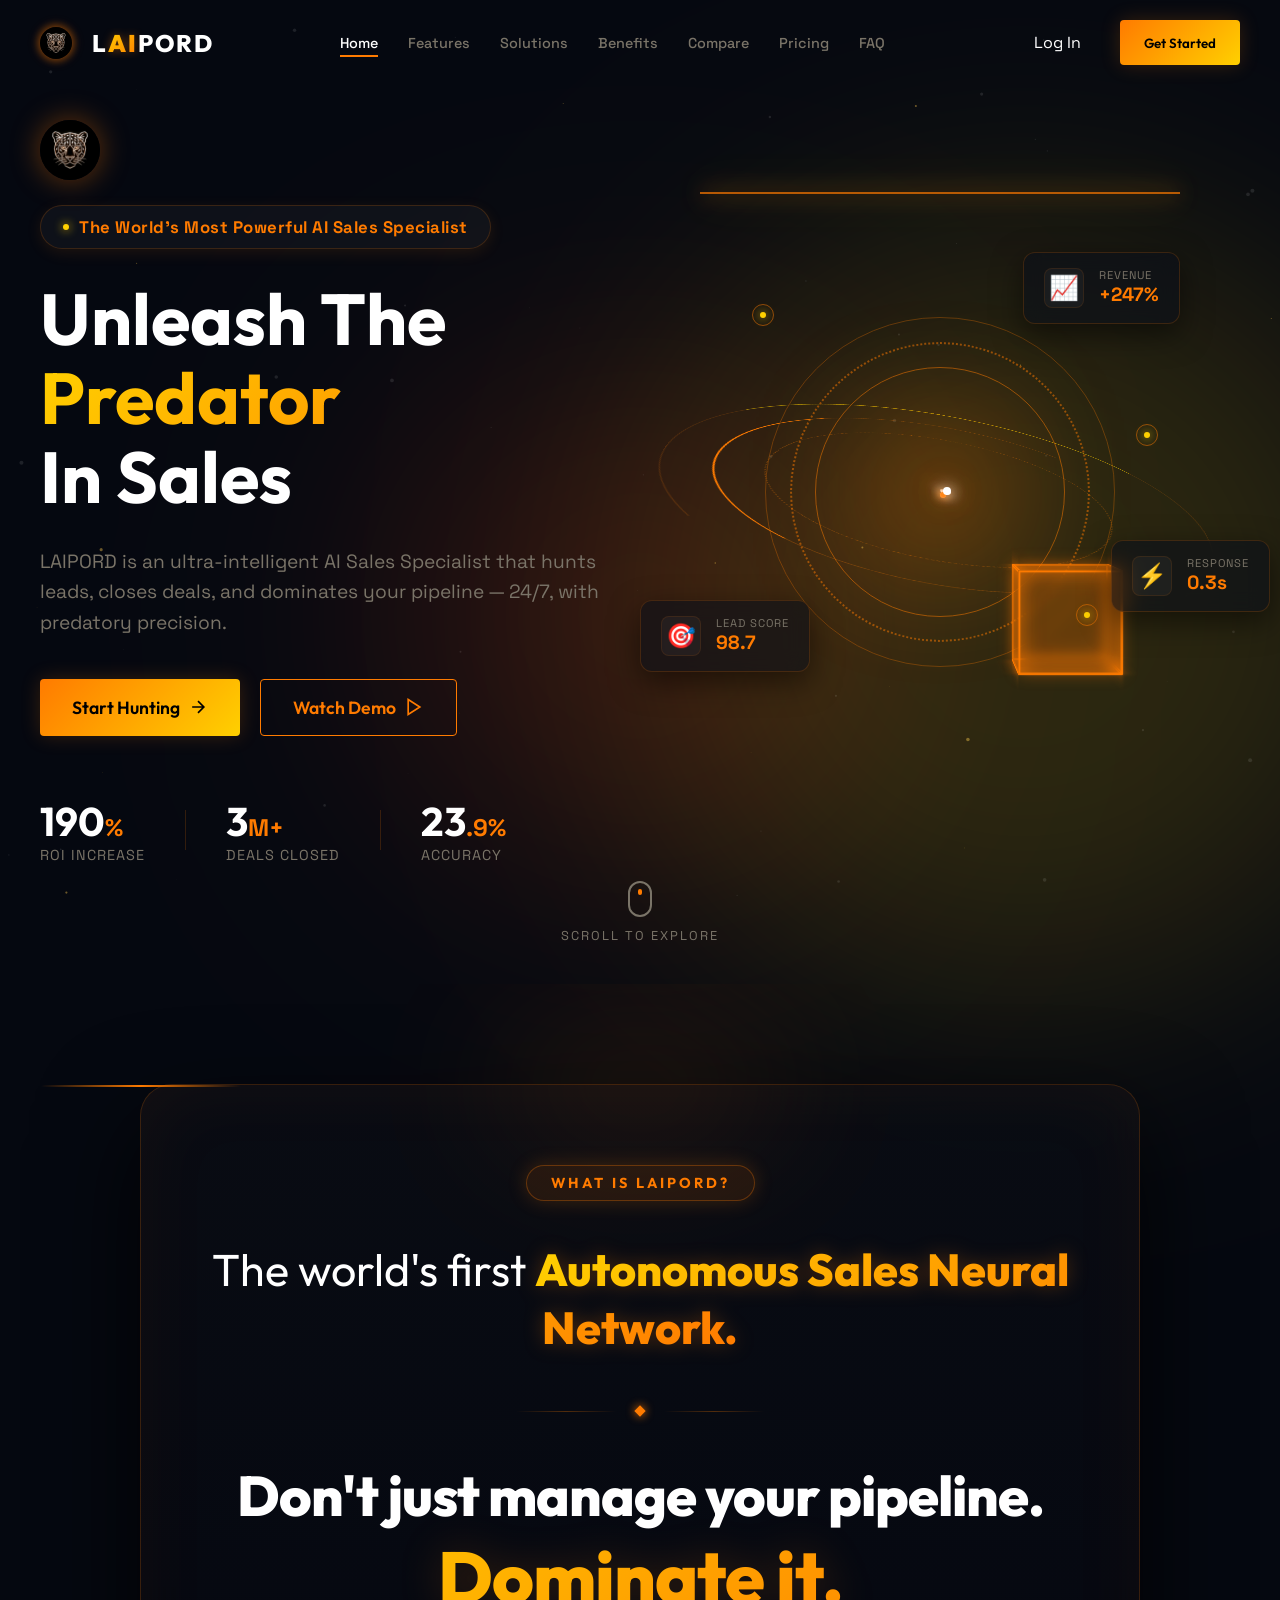
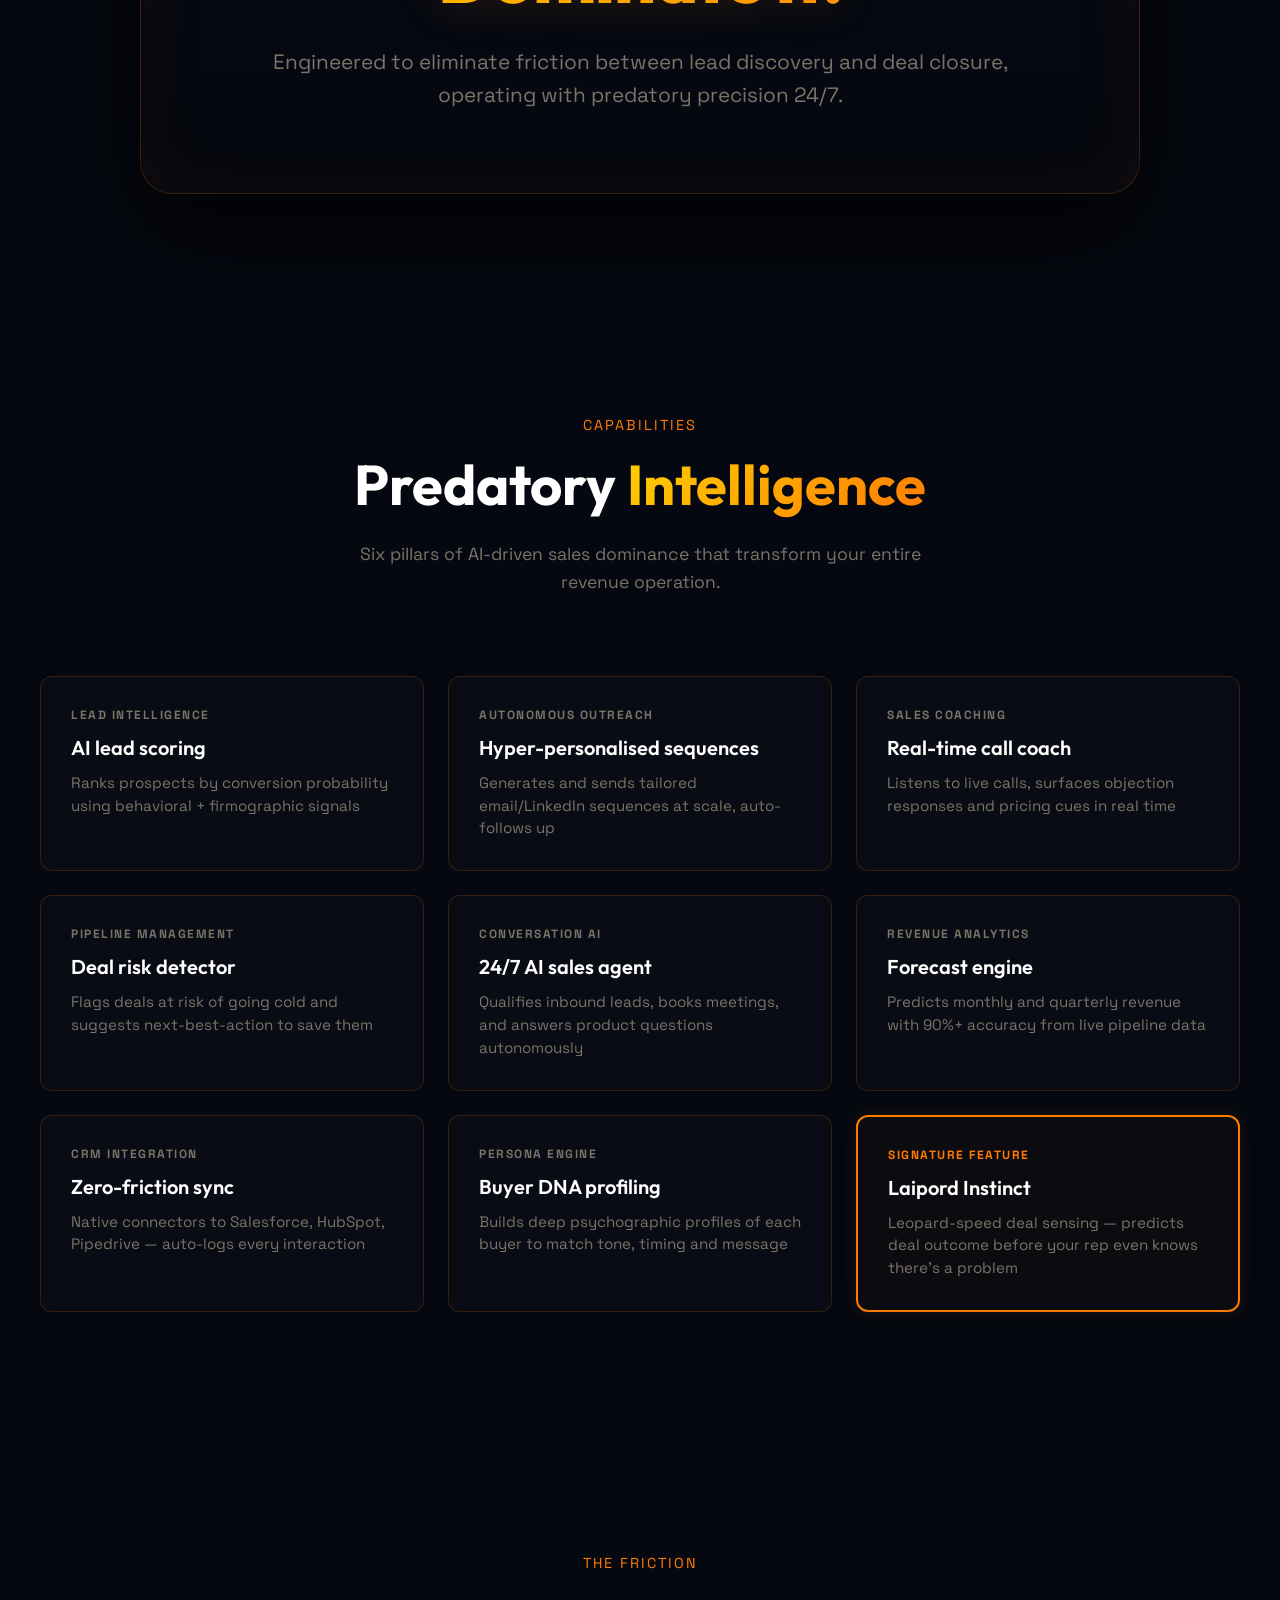
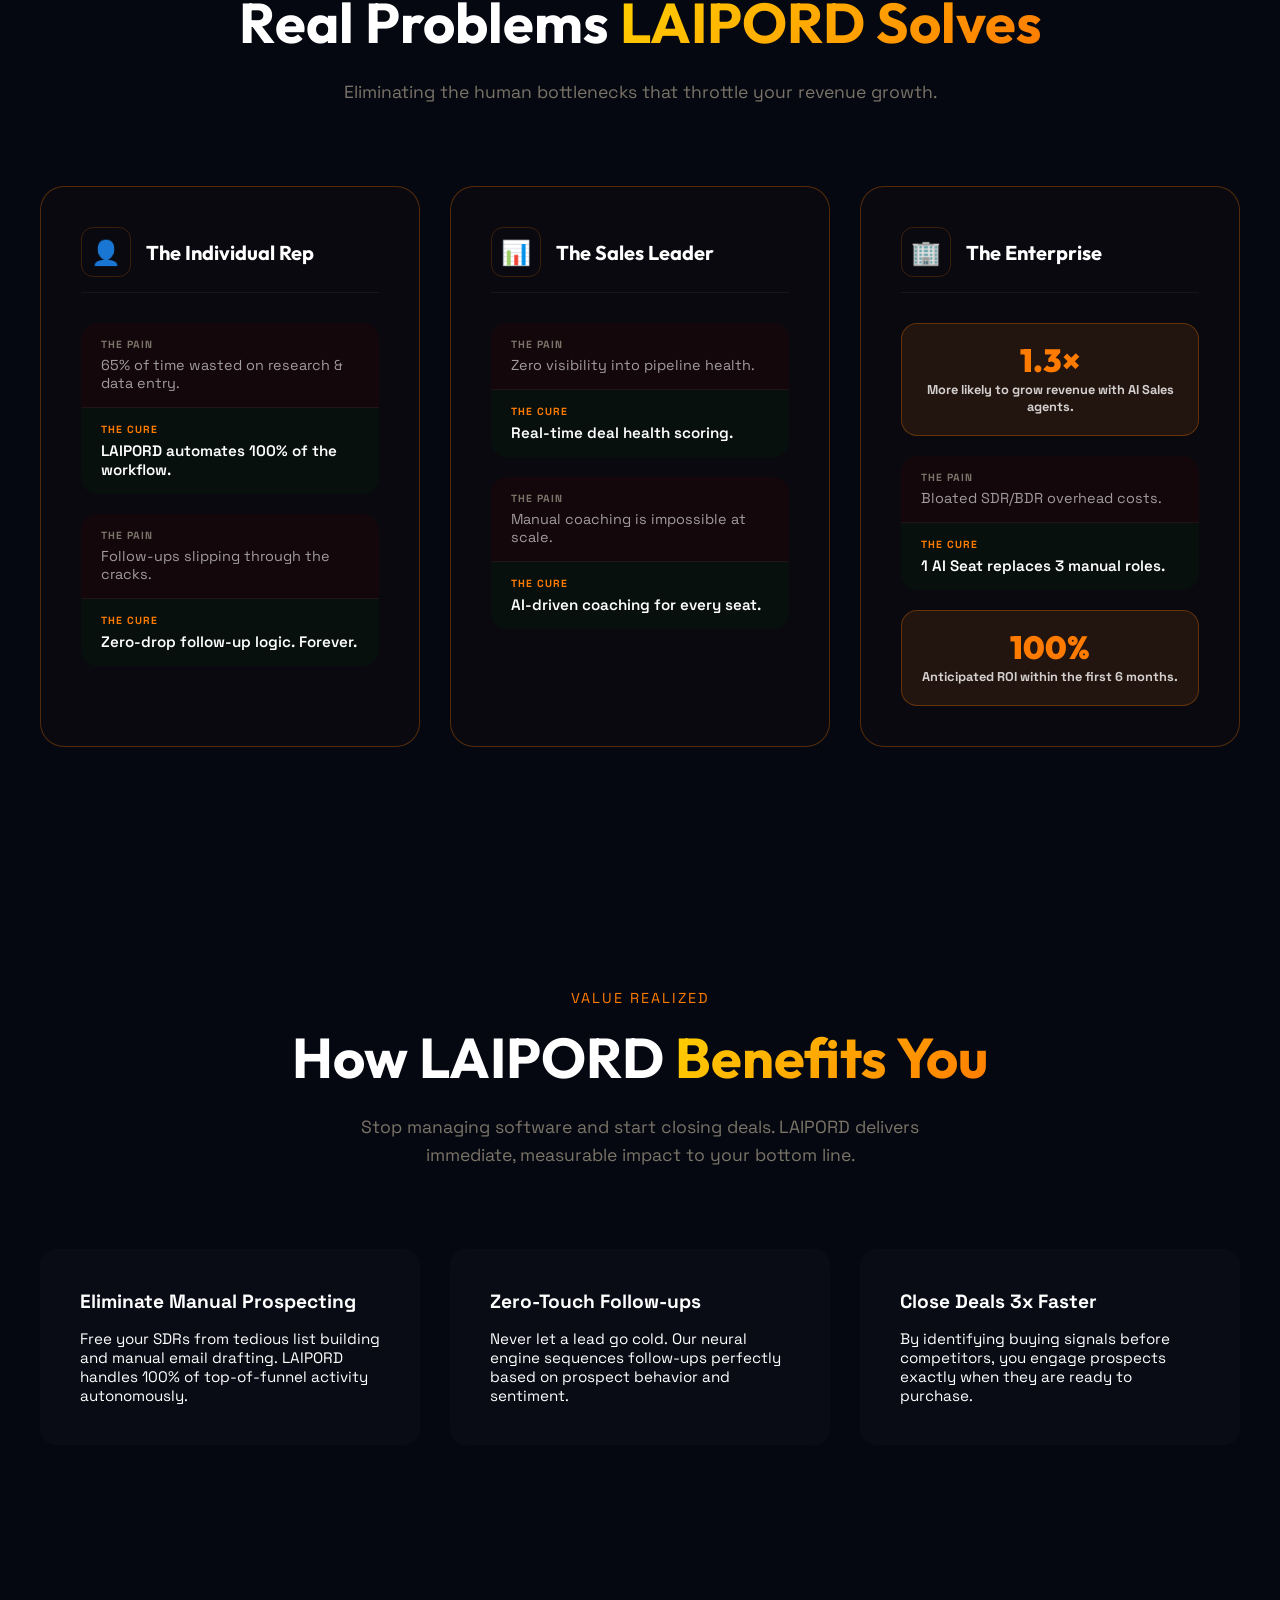
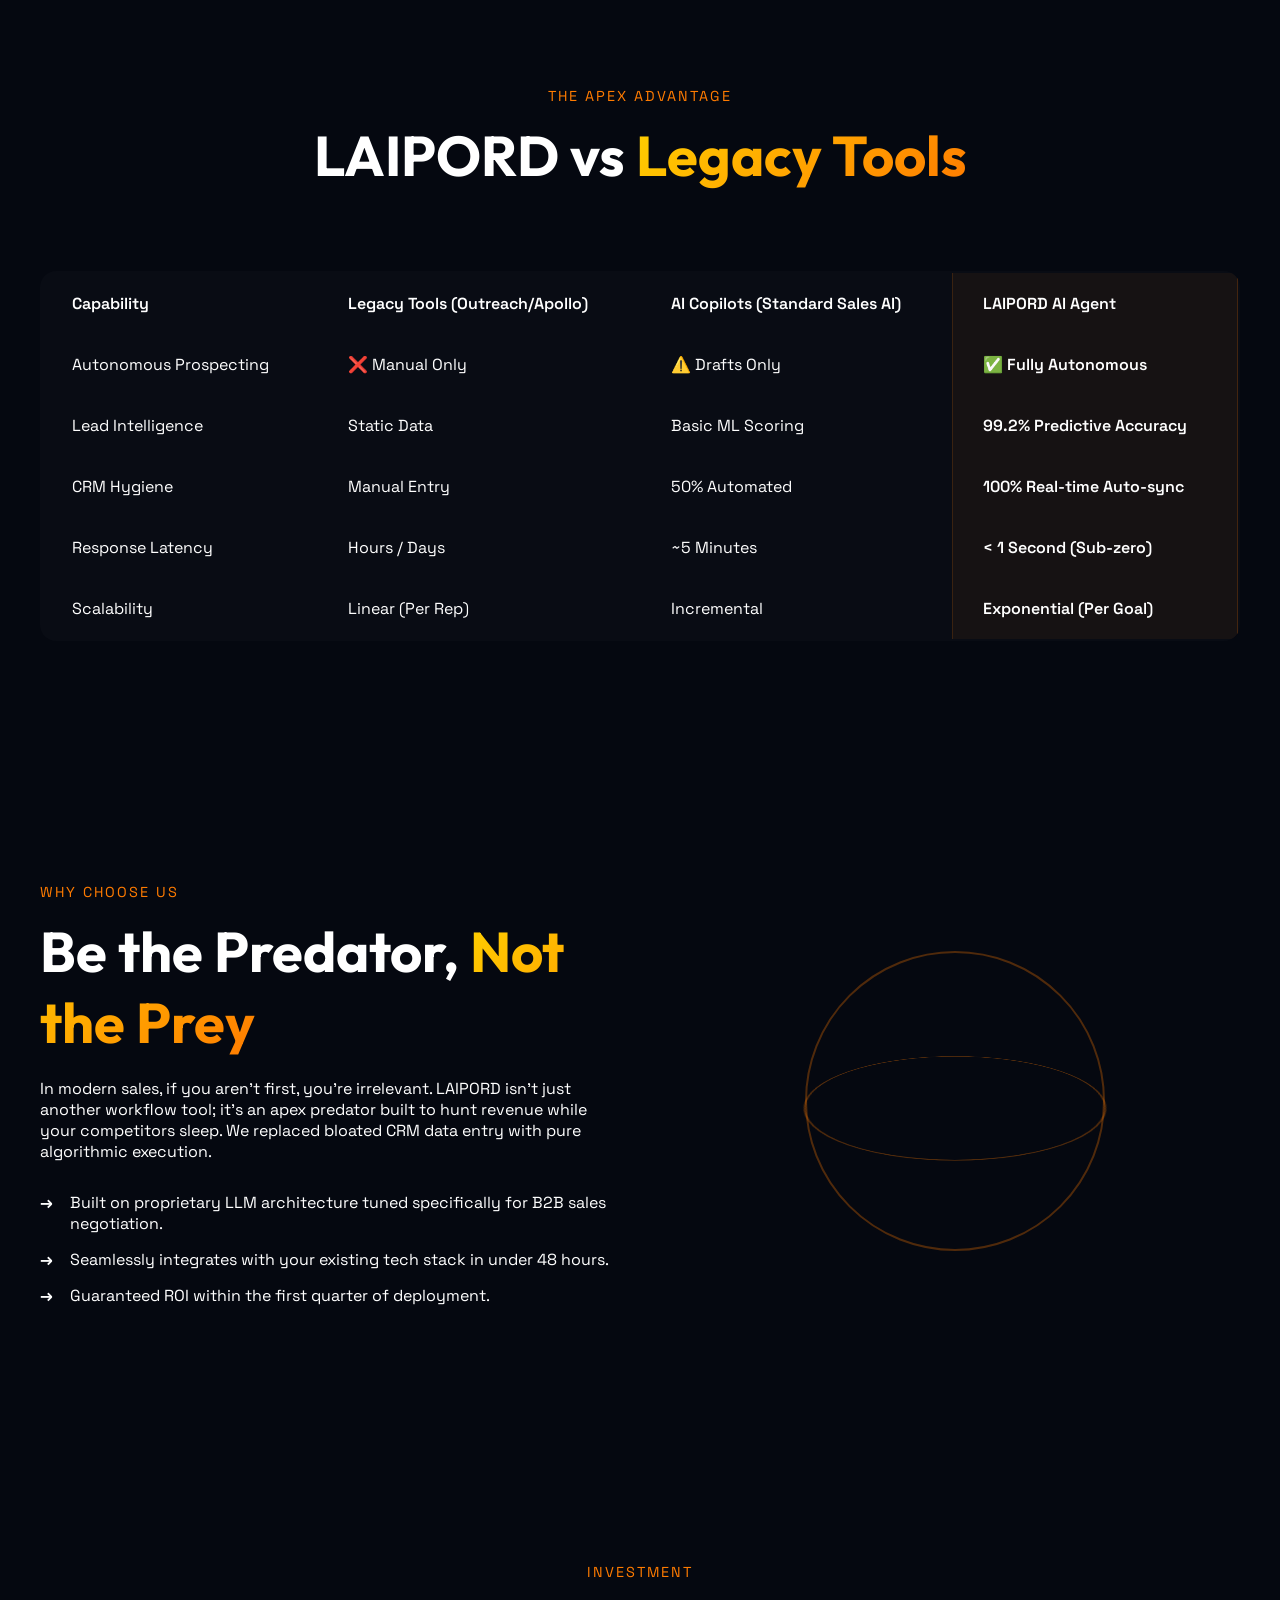
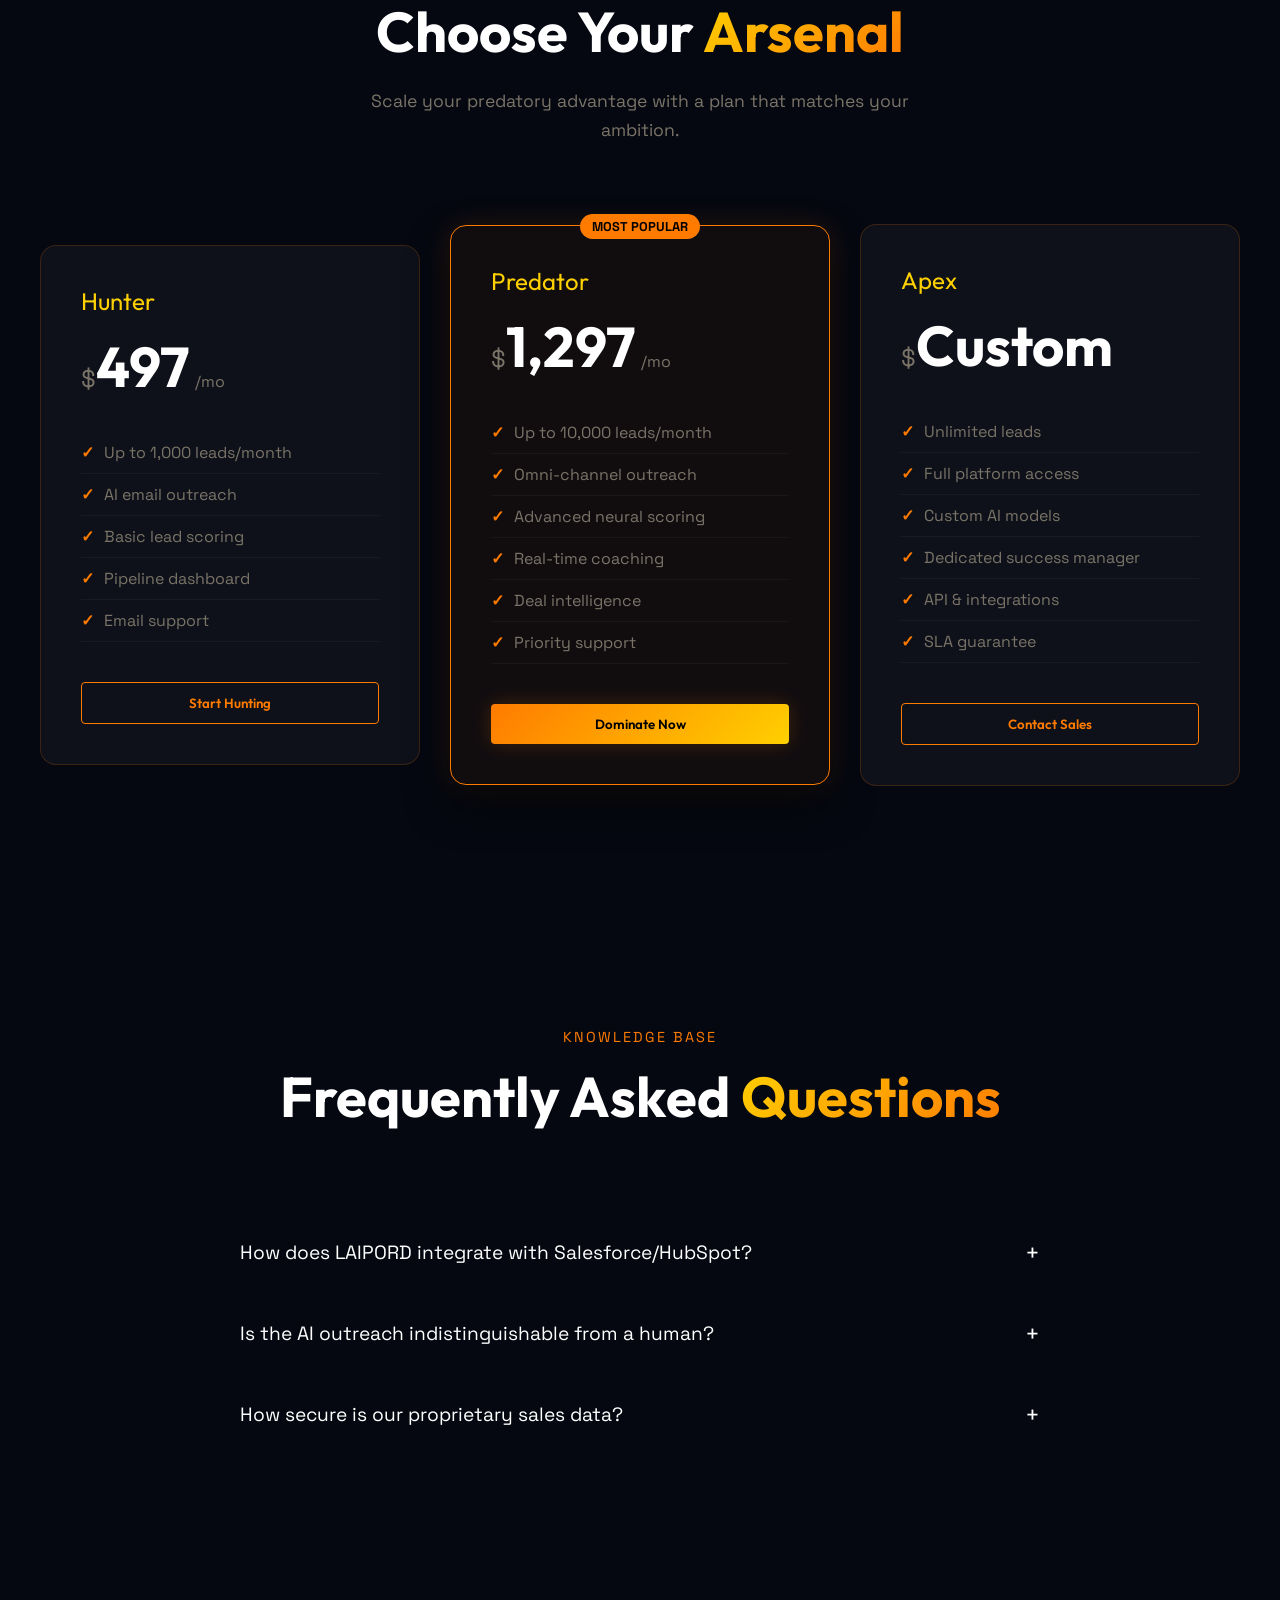
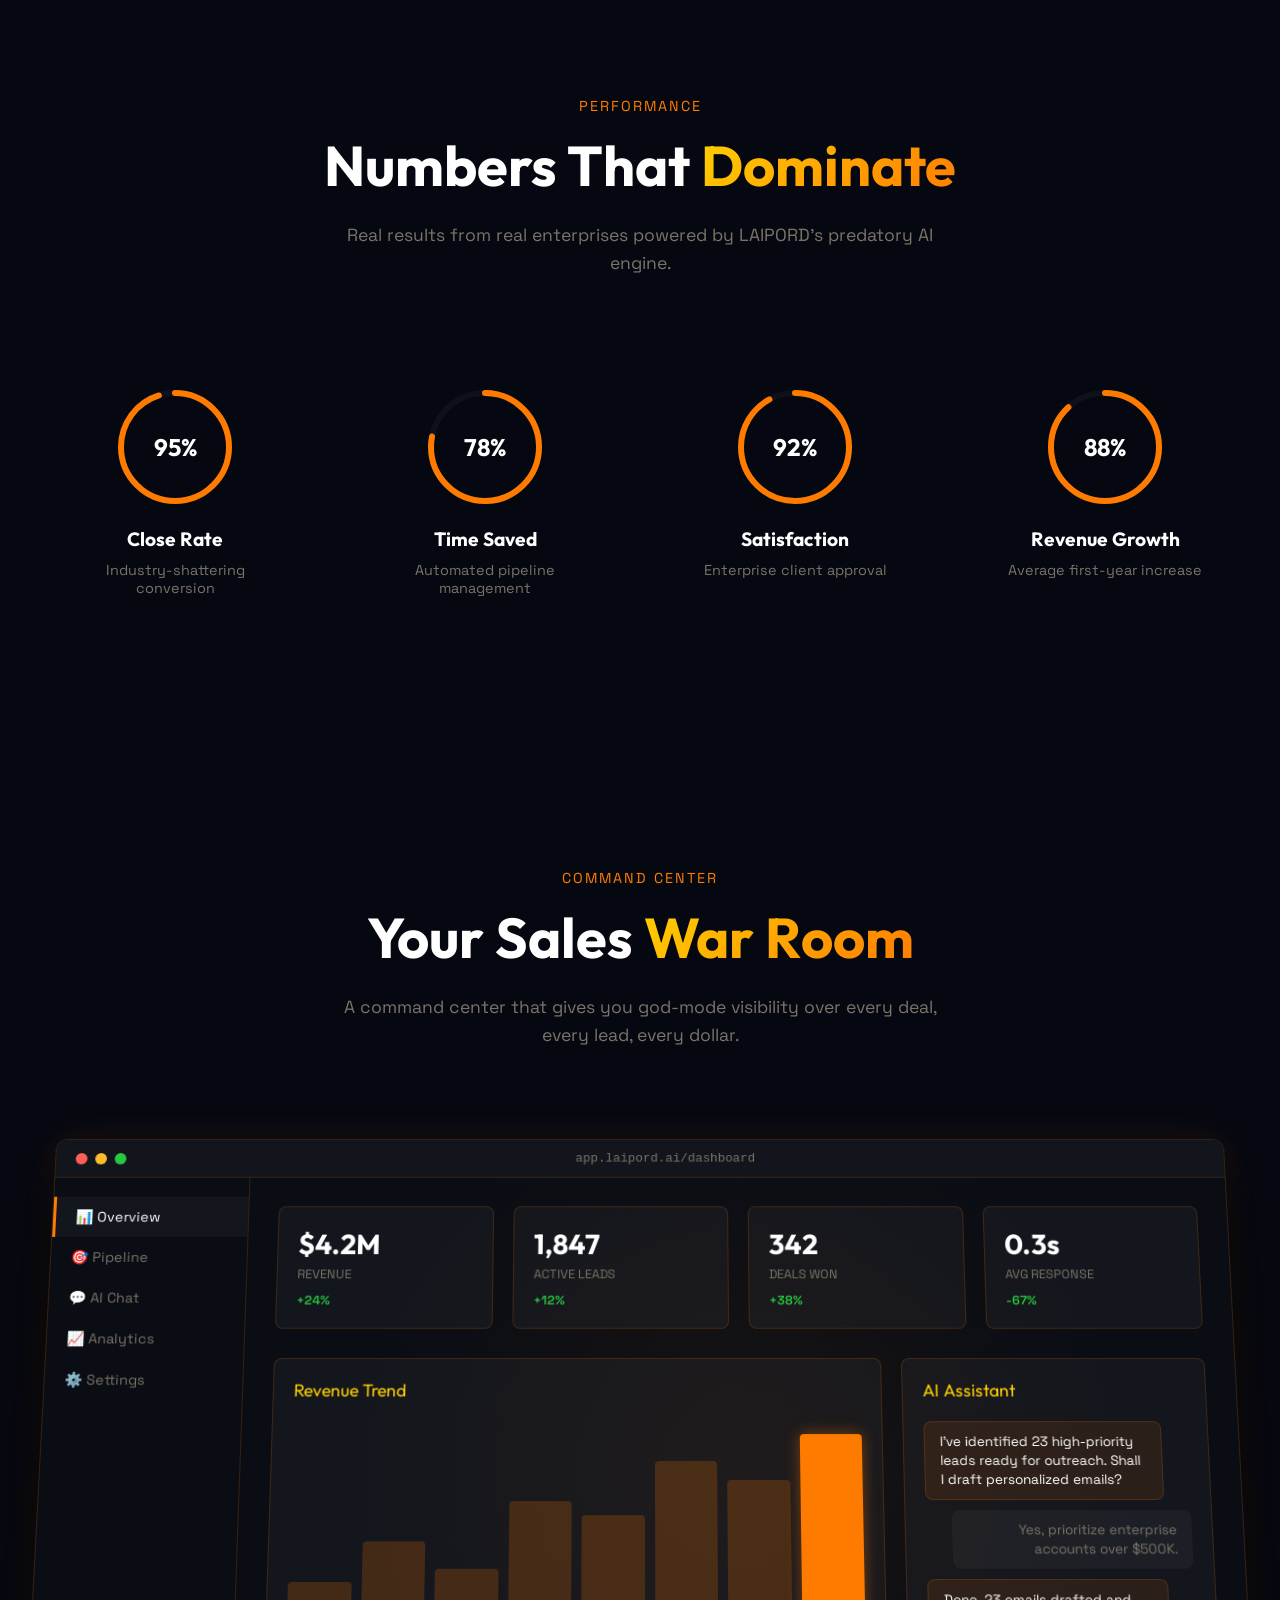
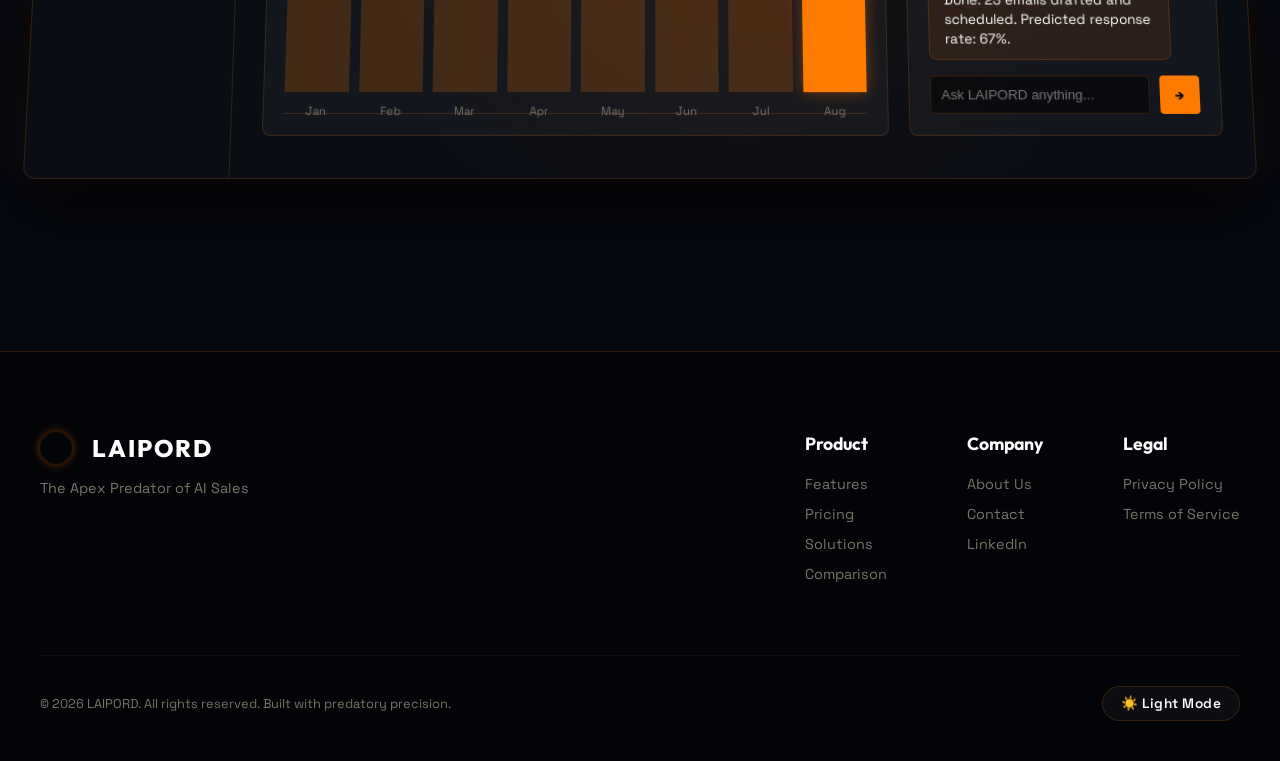
<file: index.html>
<!DOCTYPE html>
<html lang="en" data-theme="dark">
<head>
    <meta charset="UTF-8">
    <meta name="viewport" content="width=device-width, initial-scale=1.0">
    <title>LAIPORD — AI Sales Specialist</title>
    <meta name="description" content="LAIPORD: The ultra-premium AI Sales Specialist. Revolutionize your sales pipeline with cutting-edge artificial intelligence.">
    <link rel="icon" type="image/png" href="logo.png">
    <link rel="apple-touch-icon" href="logo.png">
    
    <!-- Open Graph / Facebook -->
    <meta property="og:type" content="website">
    <meta property="og:url" content="https://laipord.com/">
    <meta property="og:title" content="LAIPORD — AI Sales Specialist">
    <meta property="og:description" content="The ultra-premium AI Sales Specialist. Revolutionize your sales pipeline with cutting-edge artificial intelligence.">
    <meta property="og:image" content="https://laipord.com/logo.png">

    <!-- Twitter -->
    <meta property="twitter:card" content="summary_large_image">
    <meta property="twitter:url" content="https://laipord.com/">
    <meta property="twitter:title" content="LAIPORD — AI Sales Specialist">
    <meta property="twitter:description" content="The ultra-premium AI Sales Specialist. Revolutionize your sales pipeline with cutting-edge artificial intelligence.">
    <meta property="twitter:image" content="https://laipord.com/logo.png">

    <link rel="preconnect" href="https://fonts.googleapis.com">
    <link href="https://fonts.googleapis.com/css2?family=Outfit:wght@300;400;500;600;700;800;900&family=Space+Grotesk:wght@300;400;500;600;700&display=swap" rel="stylesheet">
    <link rel="stylesheet" href="styles.css">
    <script>
        // Immediate theme initialization to prevent flash
        (function() {
            const savedTheme = localStorage.getItem('laipord-theme') || 'dark';
            document.documentElement.setAttribute('data-theme', savedTheme);
        })();
    </script>
</head>
<body>
    

    <!-- BACKGROUND ANIMATIONS -->
    <div class="aura-container">
        <div class="aura-blob aura-1"></div>
        <div class="aura-blob aura-2"></div>
        <div class="aura-blob aura-3"></div>
        <div class="noise-overlay"></div>
    </div>
    <canvas id="particle-canvas"></canvas>
    <canvas id="neural-grid"></canvas>
        <div class="aura-blob aura-2"></div>
        <div class="aura-blob aura-3"></div>
        <div class="noise-overlay"></div>
    </div>



    <!-- NAVIGATION -->
    <nav id="navbar">
        <div class="nav-inner">
            <a href="index.html" class="nav-logo" id="nav-logo">
                <img src="logo.png" alt="Laipord Logo" class="logo-image">
                <div class="logo-text-wrapper">
                    <span class="text-laipord">L<span class="header-ai">AI</span>PORD</span>
                    <span class="text-ai">AI</span>
                </div>
            </a>
            <div class="nav-links" id="nav-links">
                <a href="#hero" class="nav-link active" data-section="hero">Home</a>
                <a href="#features" class="nav-link" data-section="features">Features</a>
                <a href="#problems" class="nav-link" data-section="problems">Solutions</a>
                <a href="#benefits" class="nav-link" data-section="benefits">Benefits</a>
                <a href="#compare" class="nav-link" data-section="compare">Compare</a>
                <a href="#pricing" class="nav-link" data-section="pricing">Pricing</a>
                <a href="#faq" class="nav-link" data-section="faq">FAQ</a>
</div>
            <div class="nav-actions">
                <a href="login.html" class="btn-ghost" id="btn-login" style="text-decoration: none;">Log In</a>
                <button class="btn-gold" id="btn-cta-nav">Get Started</button>
            </div>
            <button class="nav-hamburger" id="hamburger" aria-label="Menu">
                <span></span><span></span><span></span>
            </button>
        </div>
    </nav>

    <!-- MOBILE MENU -->
    <div class="mobile-menu" id="mobile-menu">
        <a href="#hero" class="mobile-link">Home</a>
        <a href="#features" class="mobile-link">Features</a>
        <a href="#metrics" class="mobile-link">Metrics</a>
        <a href="#dashboard" class="mobile-link">Dashboard</a>
        <a href="#pricing" class="mobile-link">Pricing</a>
        <a href="login.html" class="mobile-link">Sign In</a>
        <button class="btn-gold mobile-cta">Get Started</button>
    </div>

    <!-- HERO SECTION -->
    <section id="hero" class="section hero-section">
        <div class="hero-content">
            <div class="hero-logo-box reveal-up" style="margin-bottom: 20px;">
                <img src="logo.png" alt="Laipord Logo" style="width: 60px; height: 60px; border-radius: 50%; box-shadow: 0 0 30px var(--c-gold-glow);">
            </div>
            <div class="hero-badge reveal-up">
                <span class="badge-dot"></span>
                The World's Most Powerful AI Sales Specialist
            </div>
            <h1 class="hero-title reveal-up">
                <span class="title-line">Unleash The</span>
                <span class="title-line title-gold">Predator</span>
                <span class="title-line">In Sales</span>
            </h1>
            <p class="hero-subtitle reveal-up">
                LAIPORD is an ultra-intelligent AI Sales Specialist that hunts leads, 
                closes deals, and dominates your pipeline — 24/7, with predatory precision.
            </p>
            <div class="hero-buttons reveal-up">
                <button class="btn-gold btn-large" id="hero-cta">
                    <span>Start Hunting</span>
                    <svg width="20" height="20" viewBox="0 0 24 24" fill="none" stroke="currentColor" stroke-width="2"><path d="M5 12h14M12 5l7 7-7 7"/></svg>
                </button>
                <button class="btn-outline btn-large" id="hero-demo">
                    <span>Watch Demo</span>
                    <svg width="20" height="20" viewBox="0 0 24 24" fill="none" stroke="currentColor" stroke-width="2"><polygon points="5 3 19 12 5 21 5 3"/></svg>
                </button>
            </div>
            <div class="hero-stats reveal-up">
                <div class="hero-stat">
                    <span class="stat-number" data-target="847">0</span><span class="stat-suffix">%</span>
                    <span class="stat-label">ROI Increase</span>
                </div>
                <div class="stat-divider"></div>
                <div class="hero-stat">
                    <span class="stat-number" data-target="12">0</span><span class="stat-suffix">M+</span>
                    <span class="stat-label">Deals Closed</span>
                </div>
                <div class="stat-divider"></div>
                <div class="hero-stat">
                    <span class="stat-number" data-target="99">0</span><span class="stat-suffix">.9%</span>
                    <span class="stat-label">Accuracy</span>
                </div>
            </div>
        </div>
        <div class="hero-visual reveal-scale">
            <div class="mascot-glow"></div>
            
            <!-- Holographic UI Elements -->
            <div class="holo-ring holo-ring-1"></div>
            <div class="holo-ring holo-ring-2"></div>
            <div class="holo-ring holo-ring-3"></div>
            <div class="scanner-line"></div>
            
            <!-- AI Sales Specialist Neural Core -->
            <div class="ai-core-container" id="hero-mascot">
                <div class="core-glow"></div>
                <div class="ai-brain">
                    <div class="brain-face bf-front"></div>
                    <div class="brain-face bf-back"></div>
                    <div class="brain-face bf-left"></div>
                    <div class="brain-face bf-right"></div>
                    <div class="brain-face bf-top"></div>
                    <div class="brain-face bf-bottom"></div>
                </div>
                <div class="neural-sphere sphere-x"></div>
                <div class="neural-sphere sphere-y"></div>
                <div class="neural-sphere sphere-z"></div>
                <div class="orbit-particle p1"></div>
                <div class="orbit-particle p2"></div>
                <div class="orbit-particle p3"></div>
            </div>
            
            <div class="data-node dn-1"></div>
            <div class="data-node dn-2"></div>
            <div class="data-node dn-3"></div>

            <div class="floating-card fc-1">
                <div class="fc-icon">📈</div>
                <div class="fc-text">
                    <span class="fc-label">Revenue</span>
                    <span class="fc-value">+247%</span>
                </div>
            </div>
            <div class="floating-card fc-2">
                <div class="fc-icon">🎯</div>
                <div class="fc-text">
                    <span class="fc-label">Lead Score</span>
                    <span class="fc-value">98.7</span>
                </div>
            </div>
            <div class="floating-card fc-3">
                <div class="fc-icon">⚡</div>
                <div class="fc-text">
                    <span class="fc-label">Response</span>
                    <span class="fc-value">0.3s</span>
                </div>
            </div>
        </div>
        <div class="scroll-indicator" id="scroll-indicator">
            <div class="scroll-mouse"><div class="scroll-wheel"></div></div>
            <span>Scroll to explore</span>
        </div>
    </section>

<!-- DEFINITION SECTION -->
    <section id="definition" class="section definition-section">
        <div class="section-container">
            <div class="definition-wrapper reveal-up">
                <div class="def-glow-orb"></div>
                
                <div class="def-header">
                    <span class="def-badge">WHAT IS LAIPORD?</span>
                </div>
                
                <div class="def-content-box">
                    <h3 class="def-main-text">The world's first <span class="text-gradient-gold">Autonomous Sales Neural Network.</span></h3>
                </div>

                <div class="def-divider">
                    <div class="def-line"></div>
                    <div class="def-diamond"></div>
                    <div class="def-line"></div>
                </div>

                <h2 class="definition-tagline">
                    Don't just manage your pipeline. <br>
                    <span class="text-gradient-gold massive-text">Dominate it.</span>
                </h2>
                
                <p class="definition-desc">
                    Engineered to eliminate friction between lead discovery and deal closure, operating with predatory precision 24/7.
                </p>
            </div>
        </div>
    </section>

<!-- FEATURES SECTION -->
    <section id="features" class="section">
        <div class="section-container">
            <div class="section-header reveal-up">
                <span class="section-tag">Capabilities</span>
                <h2 class="section-title">Predatory <span class="text-gold">Intelligence</span></h2>
                <p class="section-desc">Six pillars of AI-driven sales dominance that transform your entire revenue operation.</p>
            </div>
                        <div class="features-grid-9">
                <!-- Feature 1 -->
                <div class="feature-card reveal-up" style="--delay:0.1s">
                    <div class="feat-category">LEAD INTELLIGENCE</div>
                    <h3>AI lead scoring</h3>
                    <p>Ranks prospects by conversion probability using behavioral + firmographic signals</p>
                </div>
                <!-- Feature 2 -->
                <div class="feature-card reveal-up" style="--delay:0.2s">
                    <div class="feat-category">AUTONOMOUS OUTREACH</div>
                    <h3>Hyper-personalised sequences</h3>
                    <p>Generates and sends tailored email/LinkedIn sequences at scale, auto-follows up</p>
                </div>
                <!-- Feature 3 -->
                <div class="feature-card reveal-up" style="--delay:0.3s">
                    <div class="feat-category">SALES COACHING</div>
                    <h3>Real-time call coach</h3>
                    <p>Listens to live calls, surfaces objection responses and pricing cues in real time</p>
                </div>
                <!-- Feature 4 -->
                <div class="feature-card reveal-up" style="--delay:0.4s">
                    <div class="feat-category">PIPELINE MANAGEMENT</div>
                    <h3>Deal risk detector</h3>
                    <p>Flags deals at risk of going cold and suggests next-best-action to save them</p>
                </div>
                <!-- Feature 5 -->
                <div class="feature-card reveal-up" style="--delay:0.5s">
                    <div class="feat-category">CONVERSATION AI</div>
                    <h3>24/7 AI sales agent</h3>
                    <p>Qualifies inbound leads, books meetings, and answers product questions autonomously</p>
                </div>
                <!-- Feature 6 -->
                <div class="feature-card reveal-up" style="--delay:0.6s">
                    <div class="feat-category">REVENUE ANALYTICS</div>
                    <h3>Forecast engine</h3>
                    <p>Predicts monthly and quarterly revenue with 90%+ accuracy from live pipeline data</p>
                </div>
                <!-- Feature 7 -->
                <div class="feature-card reveal-up" style="--delay:0.7s">
                    <div class="feat-category">CRM INTEGRATION</div>
                    <h3>Zero-friction sync</h3>
                    <p>Native connectors to Salesforce, HubSpot, Pipedrive — auto-logs every interaction</p>
                </div>
                <!-- Feature 8 -->
                <div class="feature-card reveal-up" style="--delay:0.8s">
                    <div class="feat-category">PERSONA ENGINE</div>
                    <h3>Buyer DNA profiling</h3>
                    <p>Builds deep psychographic profiles of each buyer to match tone, timing and message</p>
                </div>
                <!-- Feature 9 (Signature) -->
                <div class="feature-card signature-card reveal-up" style="--delay:0.9s">
                    <div class="feat-category signature-tag">SIGNATURE FEATURE</div>
                    <h3>Laipord Instinct</h3>
                    <p>Leopard-speed deal sensing — predicts deal outcome before your rep even knows there's a problem</p>
                </div>
            </div>
        </div>
    </section>

<!-- PROBLEMS SECTION -->
    
    <section id="problems" class="section">
        <div class="section-container">
            <div class="section-header reveal-up">
                <span class="section-tag">The Friction</span>
                <h2 class="section-title">Real Problems <span class="text-gold">LAIPORD Solves</span></h2>
                <p class="section-desc">Eliminating the human bottlenecks that throttle your revenue growth.</p>
            </div>
            <div class="problems-grid">
                
                <!-- For Sales Reps -->
                <div class="problem-card reveal-up" style="--delay:0.1s">
                    <div class="audience-header">
                        <div class="audience-icon" style="background: var(--g-gold);">👤</div>
                        <h3>The Individual Rep</h3>
                    </div>
                    <div class="problem-stack">
                        <div class="problem-row">
                            <div class="prob-side-bad">
                                <div class="prob-label">The Pain</div>
                                <p>65% of time wasted on research & data entry.</p>
                            </div>
                            <div class="prob-side-good">
                                <div class="prob-label label-gold">The Cure</div>
                                <p>LAIPORD automates 100% of the workflow.</p>
                            </div>
                        </div>
                        <div class="problem-row">
                            <div class="prob-side-bad">
                                <div class="prob-label">The Pain</div>
                                <p>Follow-ups slipping through the cracks.</p>
                            </div>
                            <div class="prob-side-good">
                                <div class="prob-label label-gold">The Cure</div>
                                <p>Zero-drop follow-up logic. Forever.</p>
                            </div>
                        </div>
                    </div>
                </div>

                <!-- For Sales Managers -->
                <div class="problem-card reveal-up" style="--delay:0.2s">
                    <div class="audience-header">
                        <div class="audience-icon" style="background: var(--g-gold);">📊</div>
                        <h3>The Sales Leader</h3>
                    </div>
                    <div class="problem-stack">
                        <div class="problem-row">
                            <div class="prob-side-bad">
                                <div class="prob-label">The Pain</div>
                                <p>Zero visibility into pipeline health.</p>
                            </div>
                            <div class="prob-side-good">
                                <div class="prob-label label-gold">The Cure</div>
                                <p>Real-time deal health scoring.</p>
                            </div>
                        </div>
                        <div class="problem-row">
                            <div class="prob-side-bad">
                                <div class="prob-label">The Pain</div>
                                <p>Manual coaching is impossible at scale.</p>
                            </div>
                            <div class="prob-side-good">
                                <div class="prob-label label-gold">The Cure</div>
                                <p>AI-driven coaching for every seat.</p>
                            </div>
                        </div>
                    </div>
                </div>

                <!-- For Companies -->
                <div class="problem-card reveal-up active" style="--delay:0.3s">
                    <div class="audience-header">
                        <div class="audience-icon" style="background: var(--g-gold);">🏢</div>
                        <h3>The Enterprise</h3>
                    </div>
                    <div class="problem-stack">
                        <div class="stat-box">
                            <div class="stat-val">1.3×</div>
                            <p>More likely to grow revenue with AI Sales agents.</p>
                        </div>
                        <div class="problem-row">
                            <div class="prob-side-bad">
                                <div class="prob-label">The Pain</div>
                                <p>Bloated SDR/BDR overhead costs.</p>
                            </div>
                            <div class="prob-side-good">
                                <div class="prob-label label-gold">The Cure</div>
                                <p>1 AI Seat replaces 3 manual roles.</p>
                            </div>
                        </div>
                        <div class="stat-box">
                            <div class="stat-val">100%</div>
                            <p>Anticipated ROI within the first 6 months.</p>
                        </div>
                    </div>
                </div>

            </div>
        </div>
    </section>


<!-- BENEFITS SECTION -->
    <section id="benefits" class="section">
        <div class="section-container">
            <div class="section-header reveal-up">
                <span class="section-tag">Value Realized</span>
                <h2 class="section-title">How LAIPORD <span class="text-gold">Benefits You</span></h2>
                <p class="section-desc">Stop managing software and start closing deals. LAIPORD delivers immediate, measurable impact to your bottom line.</p>
            </div>
            <div class="benefits-grid">
                <div class="benefit-card reveal-up" style="--delay:0.1s">
                    <h4>Eliminate Manual Prospecting</h4>
                    <p>Free your SDRs from tedious list building and manual email drafting. LAIPORD handles 100% of top-of-funnel activity autonomously.</p>
                </div>
                <div class="benefit-card reveal-up" style="--delay:0.2s">
                    <h4>Zero-Touch Follow-ups</h4>
                    <p>Never let a lead go cold. Our neural engine sequences follow-ups perfectly based on prospect behavior and sentiment.</p>
                </div>
                <div class="benefit-card reveal-up" style="--delay:0.3s">
                    <h4>Close Deals 3x Faster</h4>
                    <p>By identifying buying signals before competitors, you engage prospects exactly when they are ready to purchase.</p>
                </div>
            </div>
        </div>
    </section>

<!-- COMPETITOR ANALYSIS -->
    <section id="compare" class="section">
        <div class="section-container">
            <div class="section-header reveal-up">
                <span class="section-tag">The Apex Advantage</span>
                <h2 class="section-title">LAIPORD vs <span class="text-gold">Legacy Tools</span></h2>
            </div>
            <div class="compare-table-wrapper reveal-up">
                <table class="compare-table">
                    <thead>
                        <tr>
                            <th>Capability</th>
                            <th>Legacy Tools (Outreach/Apollo)</th>
                            <th>AI Copilots (Standard Sales AI)</th>
                            <th class="highlight-col">LAIPORD AI Agent</th>
                        </tr>
                    </thead>
                    <tbody>
                        <tr>
                            <td>Autonomous Prospecting</td>
                            <td><span class="text-red">❌ Manual Only</span></td>
                            <td><span class="text-yellow">⚠️ Drafts Only</span></td>
                            <td class="highlight-col"><span class="text-green">✅ Fully Autonomous</span></td>
                        </tr>
                        <tr>
                            <td>Lead Intelligence</td>
                            <td>Static Data</td>
                            <td>Basic ML Scoring</td>
                            <td class="highlight-col">99.2% Predictive Accuracy</td>
                        </tr>
                        <tr>
                            <td>CRM Hygiene</td>
                            <td>Manual Entry</td>
                            <td>50% Automated</td>
                            <td class="highlight-col">100% Real-time Auto-sync</td>
                        </tr>
                        <tr>
                            <td>Response Latency</td>
                            <td>Hours / Days</td>
                            <td>~5 Minutes</td>
                            <td class="highlight-col">< 1 Second (Sub-zero)</td>
                        </tr>
                        <tr>
                            <td>Scalability</td>
                            <td>Linear (Per Rep)</td>
                            <td>Incremental</td>
                            <td class="highlight-col">Exponential (Per Goal)</td>
                        </tr>
                    </tbody>
                </table>
            </div>
        </div>
    </section>

<!-- WHY US SECTION -->
    <section id="why-us" class="section">
        <div class="section-container">
            <div class="why-grid">
                <div class="why-content reveal-up">
                    <span class="section-tag">Why Choose Us</span>
                    <h2 class="section-title">Be the Predator, <span class="text-gold">Not the Prey</span></h2>
                    <p>In modern sales, if you aren't first, you're irrelevant. LAIPORD isn't just another workflow tool; it's an apex predator built to hunt revenue while your competitors sleep. We replaced bloated CRM data entry with pure algorithmic execution.</p>
                    <ul class="why-list">
                        <li>Built on proprietary LLM architecture tuned specifically for B2B sales negotiation.</li>
                        <li>Seamlessly integrates with your existing tech stack in under 48 hours.</li>
                        <li>Guaranteed ROI within the first quarter of deployment.</li>
                    </ul>
                </div>
                <div class="why-visual reveal-scale">
                    <div class="holo-globe">
                        <div class="globe-ring"></div>
                        <div class="globe-ring"></div>
                        <div class="globe-core"></div>
                    </div>
                </div>
            </div>
        </div>
    </section>

<!-- PRICING SECTION -->
    <section id="pricing" class="section">
        <div class="section-container">
            <div class="section-header reveal-up">
                <span class="section-tag">Investment</span>
                <h2 class="section-title">Choose Your <span class="text-gold">Arsenal</span></h2>
                <p class="section-desc">Scale your predatory advantage with a plan that matches your ambition.</p>
            </div>
            <div class="pricing-grid">
                <div class="pricing-card reveal-up" style="--delay:0.1s">
                    <div class="pricing-tier">Hunter</div>
                    <div class="pricing-price"><span class="price-currency">$</span><span class="price-amount">497</span><span class="price-period">/mo</span></div>
                    <ul class="pricing-features">
                        <li>Up to 1,000 leads/month</li>
                        <li>AI email outreach</li>
                        <li>Basic lead scoring</li>
                        <li>Pipeline dashboard</li>
                        <li>Email support</li>
                    </ul>
                    <button class="btn-outline btn-full">Start Hunting</button>
                </div>
                <div class="pricing-card featured reveal-up" style="--delay:0.2s">
                    <div class="pricing-badge">Most Popular</div>
                    <div class="pricing-tier">Predator</div>
                    <div class="pricing-price"><span class="price-currency">$</span><span class="price-amount">1,297</span><span class="price-period">/mo</span></div>
                    <ul class="pricing-features">
                        <li>Up to 10,000 leads/month</li>
                        <li>Omni-channel outreach</li>
                        <li>Advanced neural scoring</li>
                        <li>Real-time coaching</li>
                        <li>Deal intelligence</li>
                        <li>Priority support</li>
                    </ul>
                    <button class="btn-gold btn-full">Dominate Now</button>
                </div>
                <div class="pricing-card reveal-up" style="--delay:0.3s">
                    <div class="pricing-tier">Apex</div>
                    <div class="pricing-price"><span class="price-currency">$</span><span class="price-amount">Custom</span></div>
                    <ul class="pricing-features">
                        <li>Unlimited leads</li>
                        <li>Full platform access</li>
                        <li>Custom AI models</li>
                        <li>Dedicated success manager</li>
                        <li>API & integrations</li>
                        <li>SLA guarantee</li>
                    </ul>
                    <button class="btn-outline btn-full">Contact Sales</button>
                </div>
            </div>
        </div>
    </section>

<!-- FAQ SECTION -->
    <section id="faq" class="section">
        <div class="section-container">
            <div class="section-header reveal-up">
                <span class="section-tag">Knowledge Base</span>
                <h2 class="section-title">Frequently Asked <span class="text-gold">Questions</span></h2>
            </div>
            <div class="faq-list reveal-up">
                <div class="faq-item">
                    <div class="faq-question">How does LAIPORD integrate with Salesforce/HubSpot? <span class="faq-icon">+</span></div>
                    <div class="faq-answer">We offer native, 1-click bi-directional sync with all major CRMs. LAIPORD acts as an intelligence layer on top of your existing database, automatically enriching records and logging activities without manual data entry.</div>
                </div>
                <div class="faq-item">
                    <div class="faq-question">Is the AI outreach indistinguishable from a human? <span class="faq-icon">+</span></div>
                    <div class="faq-answer">Yes. LAIPORD's neural engine analyzes your top-performing reps' historical data to clone their tone, phrasing, and objection-handling style. In double-blind tests, prospects cannot distinguish LAIPORD from senior Account Executives.</div>
                </div>
                <div class="faq-item">
                    <div class="faq-question">How secure is our proprietary sales data? <span class="faq-icon">+</span></div>
                    <div class="faq-answer">LAIPORD operates on a zero-trust architecture with SOC2 Type II compliance. Your instance is entirely siloed, and your data is never used to train global models. End-to-end encryption is standard across all tiers.</div>
                </div>
            </div>
        </div>
    </section>


    <section id="metrics" class="section">
        <div class="section-container">
            <div class="section-header reveal-up">
                <span class="section-tag">Performance</span>
                <h2 class="section-title">Numbers That <span class="text-gold">Dominate</span></h2>
                <p class="section-desc">Real results from real enterprises powered by LAIPORD's predatory AI engine.</p>
            </div>
            <div class="metrics-grid">
                <div class="metric-card reveal-up" style="--delay:0.1s">
                    <div class="metric-ring"><svg viewBox="0 0 120 120"><circle cx="60" cy="60" r="54" class="ring-bg"/><circle cx="60" cy="60" r="54" class="ring-fill" data-percent="95"/></svg><span class="metric-percent">95%</span></div>
                    <h3>Close Rate</h3>
                    <p>Industry-shattering conversion</p>
                </div>
                <div class="metric-card reveal-up" style="--delay:0.2s">
                    <div class="metric-ring"><svg viewBox="0 0 120 120"><circle cx="60" cy="60" r="54" class="ring-bg"/><circle cx="60" cy="60" r="54" class="ring-fill" data-percent="78"/></svg><span class="metric-percent">78%</span></div>
                    <h3>Time Saved</h3>
                    <p>Automated pipeline management</p>
                </div>
                <div class="metric-card reveal-up" style="--delay:0.3s">
                    <div class="metric-ring"><svg viewBox="0 0 120 120"><circle cx="60" cy="60" r="54" class="ring-bg"/><circle cx="60" cy="60" r="54" class="ring-fill" data-percent="92"/></svg><span class="metric-percent">92%</span></div>
                    <h3>Satisfaction</h3>
                    <p>Enterprise client approval</p>
                </div>
                <div class="metric-card reveal-up" style="--delay:0.4s">
                    <div class="metric-ring"><svg viewBox="0 0 120 120"><circle cx="60" cy="60" r="54" class="ring-bg"/><circle cx="60" cy="60" r="54" class="ring-fill" data-percent="88"/></svg><span class="metric-percent">88%</span></div>
                    <h3>Revenue Growth</h3>
                    <p>Average first-year increase</p>
                </div>
            </div>
        </div>
    </section>

<!-- DASHBOARD SECTION -->
    <section id="dashboard" class="section">
        <div class="section-container">
            <div class="section-header reveal-up">
                <span class="section-tag">Command Center</span>
                <h2 class="section-title">Your Sales <span class="text-gold">War Room</span></h2>
                <p class="section-desc">A command center that gives you god-mode visibility over every deal, every lead, every dollar.</p>
            </div>
            <div class="dashboard-preview reveal-up">
                <div class="dash-window">
                    <div class="dash-toolbar">
                        <div class="dash-dots"><span></span><span></span><span></span></div>
                        <span class="dash-url">app.laipord.ai/dashboard</span>
                    </div>
                    <div class="dash-body">
                        <div class="dash-sidebar">
                            <div class="dash-nav-item active">📊 Overview</div>
                            <div class="dash-nav-item">🎯 Pipeline</div>
                            <div class="dash-nav-item">💬 AI Chat</div>
                            <div class="dash-nav-item">📈 Analytics</div>
                            <div class="dash-nav-item">⚙️ Settings</div>
                        </div>
                        <div class="dash-main">
                            <div class="dash-kpi-row">
                                <div class="dash-kpi"><span class="kpi-val">$4.2M</span><span class="kpi-label">Revenue</span><span class="kpi-change up">+24%</span></div>
                                <div class="dash-kpi"><span class="kpi-val">1,847</span><span class="kpi-label">Active Leads</span><span class="kpi-change up">+12%</span></div>
                                <div class="dash-kpi"><span class="kpi-val">342</span><span class="kpi-label">Deals Won</span><span class="kpi-change up">+38%</span></div>
                                <div class="dash-kpi"><span class="kpi-val">0.3s</span><span class="kpi-label">Avg Response</span><span class="kpi-change up">-67%</span></div>
                            </div>
                            <div class="dash-chart-row">
                                <div class="dash-chart">
                                    <div class="chart-title">Revenue Trend</div>
                                    <div class="chart-bars">
                                        <div class="bar" style="--h:40%"><span>Jan</span></div>
                                        <div class="bar" style="--h:55%"><span>Feb</span></div>
                                        <div class="bar" style="--h:45%"><span>Mar</span></div>
                                        <div class="bar" style="--h:70%"><span>Apr</span></div>
                                        <div class="bar" style="--h:65%"><span>May</span></div>
                                        <div class="bar" style="--h:85%"><span>Jun</span></div>
                                        <div class="bar" style="--h:78%"><span>Jul</span></div>
                                        <div class="bar active" style="--h:95%"><span>Aug</span></div>
                                    </div>
                                </div>
                                <div class="dash-chat">
                                    <div class="chart-title">AI Assistant</div>
                                    <div class="chat-messages">
                                        <div class="chat-msg ai">I've identified 23 high-priority leads ready for outreach. Shall I draft personalized emails?</div>
                                        <div class="chat-msg user">Yes, prioritize enterprise accounts over $500K.</div>
                                        <div class="chat-msg ai">Done. 23 emails drafted and scheduled. Predicted response rate: 67%.</div>
                                    </div>
                                    <div class="chat-input-area">
                                        <input type="text" placeholder="Ask LAIPORD anything..." class="chat-input" disabled>
                                        <button class="chat-send">→</button>
                                    </div>
                                </div>
                            </div>
                        </div>
                    </div>
                </div>
            </div>
        </div>
    </section>

<!-- FOOTER -->
    <footer id="footer">
        <div class="footer-inner">
            <div class="footer-brand">
                <div class="footer-logo-wrap">
                    <img src="logo.png" alt="Laipord Logo" class="logo-image">
                    <span class="logo-text">LAIPORD</span>
                </div>
                <p class="footer-tagline">The Apex Predator of AI Sales</p>
            </div>
            <div class="footer-links">
                <div class="footer-col">
                    <h4>Product</h4>
                    <a href="index.html#features">Features</a>
                    <a href="pricing.html">Pricing</a>
                    <a href="index.html#problems">Solutions</a>
                    <a href="index.html#compare">Comparison</a>
                </div>
                <div class="footer-col">
                    <h4>Company</h4>
                    <a href="about.html">About Us</a>
                    <a href="mailto:hello@laipord.com">Contact</a>
                    <a href="https://www.linkedin.com/in/prajol-annamudu-193019249/">LinkedIn</a>
                </div>
                <div class="footer-col">
                    <h4>Legal</h4>
                    <a href="privacy.html">Privacy Policy</a>
                    <a href="terms.html">Terms of Service</a>
                </div>
            </div>
        </div>
        <div class="footer-bottom">
            <p>© 2026 LAIPORD. All rights reserved. Built with predatory precision.</p>
            <button class="theme-toggle" id="theme-toggle" title="Switch Theme">
                <span class="theme-icon-dark">🌙 Dark Mode</span>
                <span class="theme-icon-light">☀️ Light Mode</span>
            </button>
        </div>
    </footer>

    <script src="script.js"></script>
</body>
</html>
</file>
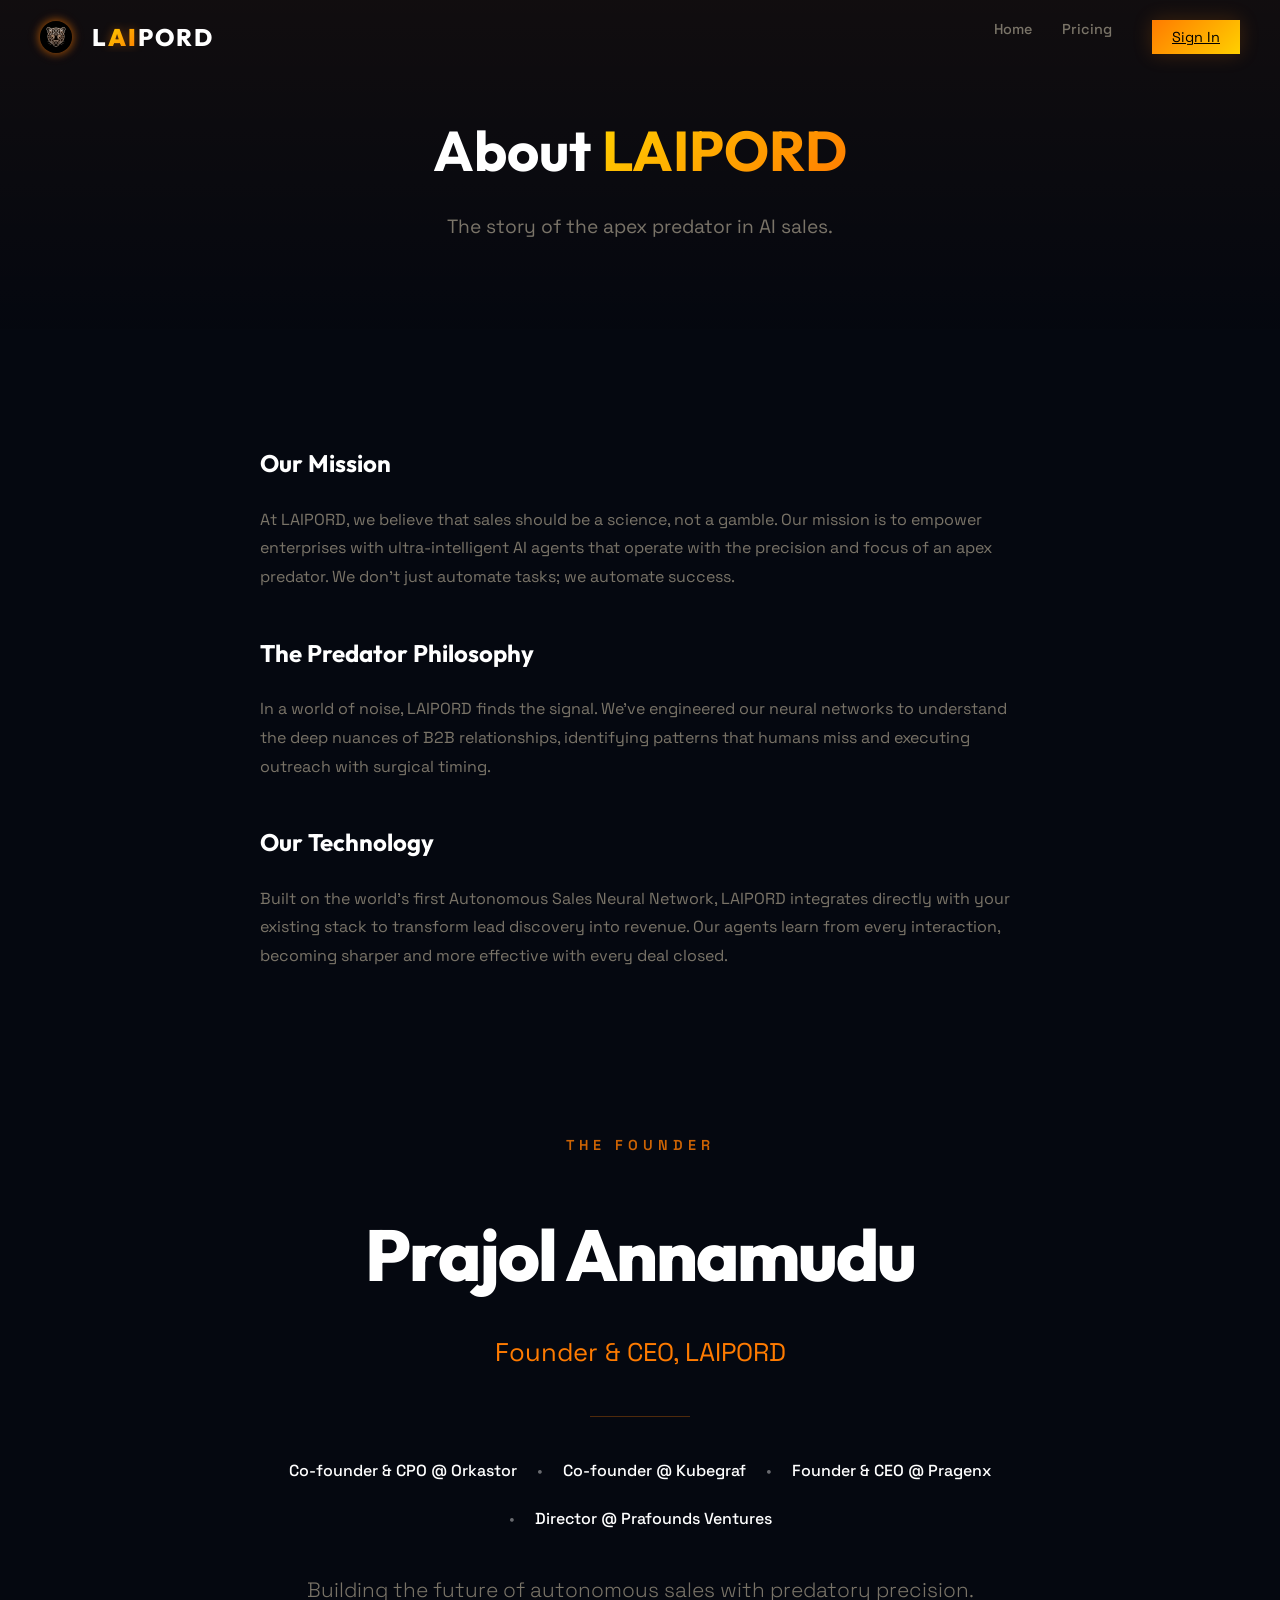
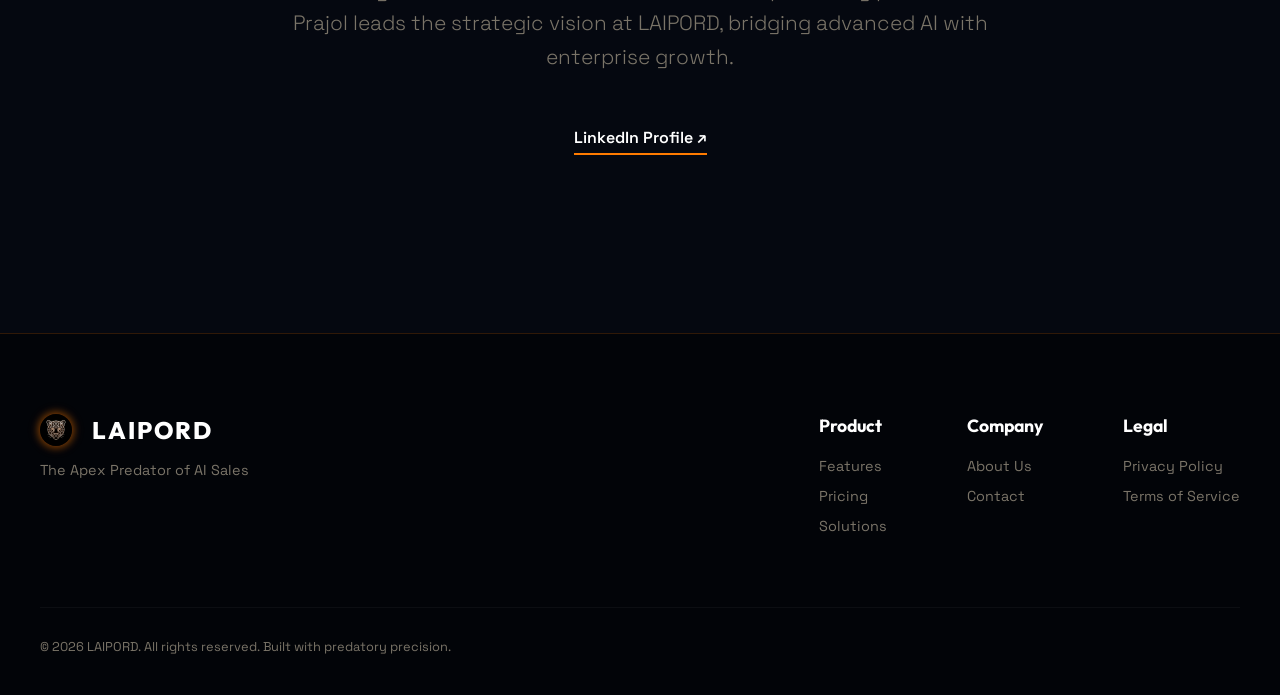
<file: about.html>
<!DOCTYPE html>
<html lang="en" data-theme="dark">
<head>
    <meta charset="UTF-8">
    <meta name="viewport" content="width=device-width, initial-scale=1.0">
    <title>About Us | LAIPORD AI Sales Engine</title>
    <link rel="icon" type="image/png" href="logo.png">
    <link rel="preconnect" href="https://fonts.googleapis.com">
    <link href="https://fonts.googleapis.com/css2?family=Outfit:wght@300;400;500;600;700;800;900&family=Space+Grotesk:wght@300;400;500;600;700&display=swap" rel="stylesheet">
    <link rel="stylesheet" href="styles.css">
    <style>
        .page-header {
            padding: 120px 20px 60px;
            text-align: center;
            background: linear-gradient(180deg, rgba(255,123,0,0.05) 0%, transparent 100%);
        }
        .page-content {
            max-width: 800px;
            margin: 0 auto;
            padding: 60px 20px;
            line-height: 1.8;
            color: var(--c-text-muted);
        }
        .page-content h2 {
            color: #fff;
            margin-top: 40px;
            margin-bottom: 20px;
            font-family: var(--f-heading);
        }
        [data-theme="light"] .page-content h2 { color: #1A1814; }
        [data-theme="light"] .page-content { color: #444; }
    </style>
    <script>
        (function() {
            const savedTheme = localStorage.getItem('laipord-theme') || 'dark';
            document.documentElement.setAttribute('data-theme', savedTheme);
        })();
    </script>
</head>
<body>
    <!-- BACKGROUND ANIMATIONS -->
    <div class="aura-container">
        <div class="aura-blob aura-1"></div>
        <div class="aura-blob aura-2"></div>
        <div class="aura-blob aura-3"></div>
        <div class="noise-overlay"></div>
    </div>
    <canvas id="particle-canvas"></canvas>
    <canvas id="neural-grid"></canvas>

    <!-- NAVIGATION (Simplified) -->
    <nav id="navbar" class="scrolled">
        <div class="nav-inner">
            <a href="index.html" class="nav-logo">
                <img src="logo.png" alt="Laipord Logo" class="logo-image">
                <div class="logo-text-wrapper">
                    <span class="text-laipord">L<span class="header-ai">AI</span>PORD</span>
                </div>
            </a>
            <div class="nav-links">
                <a href="index.html" class="nav-link">Home</a>
                <a href="pricing.html" class="nav-link">Pricing</a>
                <a href="login.html" class="btn btn-gold" style="padding: 8px 20px; font-size: 0.9rem; margin-left: 10px;">Sign In</a>
            </div>
        </div>
    </nav>

    <header class="page-header">
        <h1 class="hero-title" style="font-size: 3.5rem;">About <span class="text-gold">LAIPORD</span></h1>
        <p class="hero-subtitle">The story of the apex predator in AI sales.</p>
    </header>

    <main class="page-content">
        <h2>Our Mission</h2>
        <p>At LAIPORD, we believe that sales should be a science, not a gamble. Our mission is to empower enterprises with ultra-intelligent AI agents that operate with the precision and focus of an apex predator. We don't just automate tasks; we automate success.</p>
        
        <h2>The Predator Philosophy</h2>
        <p>In a world of noise, LAIPORD finds the signal. We've engineered our neural networks to understand the deep nuances of B2B relationships, identifying patterns that humans miss and executing outreach with surgical timing.</p>

        <h2>Our Technology</h2>
        <p>Built on the world's first Autonomous Sales Neural Network, LAIPORD integrates directly with your existing stack to transform lead discovery into revenue. Our agents learn from every interaction, becoming sharper and more effective with every deal closed.</p>

        
        
        
        <section class="founder-section" style="margin-top: 100px; padding: 60px 20px; text-align: center;">
            <div style="max-width: 900px; margin: 0 auto;">
                <div style="margin-bottom: 30px; opacity: 0.8;">
                    <span style="font-size: 0.9rem; font-weight: 600; letter-spacing: 5px; color: var(--c-gold-primary); text-transform: uppercase;">The Founder</span>
                </div>
                
                <h2 style="font-size: 4.5rem; font-weight: 800; margin: 0; color: #fff; letter-spacing: -2px;">Prajol Annamudu</h2>
                <p style="font-size: 1.6rem; color: var(--c-gold-primary); font-weight: 400; margin-top: 10px; font-family: 'Space Grotesk', sans-serif;">Founder & CEO, LAIPORD</p>
                
                <div style="height: 1px; width: 100px; background: rgba(255,123,0,0.3); margin: 40px auto;"></div>
                
                <div style="display: flex; flex-wrap: wrap; justify-content: center; gap: 20px; margin-bottom: 40px;">
                    <span style="color: #fff; font-weight: 500;">Co-founder & CPO @ Orkastor</span>
                    <span style="color: rgba(255,255,255,0.4);">•</span>
                    <span style="color: #fff; font-weight: 500;">Co-founder @ Kubegraf</span>
                    <span style="color: rgba(255,255,255,0.4);">•</span>
                    <span style="color: #fff; font-weight: 500;">Founder & CEO @ Pragenx</span>
                    <span style="color: rgba(255,255,255,0.4);">•</span>
                    <span style="color: #fff; font-weight: 500;">Director @ Prafounds Ventures</span>
                </div>

                <p style="font-size: 1.3rem; line-height: 1.6; color: var(--c-text-muted); max-width: 700px; margin: 0 auto 50px; font-weight: 300;">
                    Building the future of autonomous sales with predatory precision. Prajol leads the strategic vision at LAIPORD, bridging advanced AI with enterprise growth.
                </p>

                <a href="https://www.linkedin.com/in/prajol-annamudu-193019249/" target="_blank" style="color: #fff; text-decoration: none; font-weight: 600; border-bottom: 2px solid var(--c-gold-primary); padding-bottom: 5px; transition: 0.3s;" onmouseover="this.style.color='var(--c-gold-primary)'" onmouseout="this.style.color='#fff'">LinkedIn Profile ↗</a>
            </div>
        </section>



    </main>

    <footer id="footer">
        <div class="footer-inner">
            <div class="footer-brand">
                <div class="footer-logo-wrap">
                    <img src="logo.png" alt="Laipord Logo" class="logo-image">
                    <span class="logo-text">LAIPORD</span>
                </div>
                <p class="footer-tagline">The Apex Predator of AI Sales</p>
            </div>
            <div class="footer-links">
                <div class="footer-col">
                    <h4>Product</h4>
                    <a href="index.html#features">Features</a>
                    <a href="pricing.html">Pricing</a>
                    <a href="index.html#problems">Solutions</a>
                </div>
                <div class="footer-col">
                    <h4>Company</h4>
                    <a href="about.html">About Us</a>
                    <a href="mailto:hello@laipord.com">Contact</a>
                </div>
                <div class="footer-col">
                    <h4>Legal</h4>
                    <a href="privacy.html">Privacy Policy</a>
                    <a href="terms.html">Terms of Service</a>
                </div>
            </div>
        </div>
        <div class="footer-bottom">
            <p>© 2026 LAIPORD. All rights reserved. Built with predatory precision.</p>
        </div>
    </footer>

    <script src="script.js"></script>
</body>
</html>
</file>
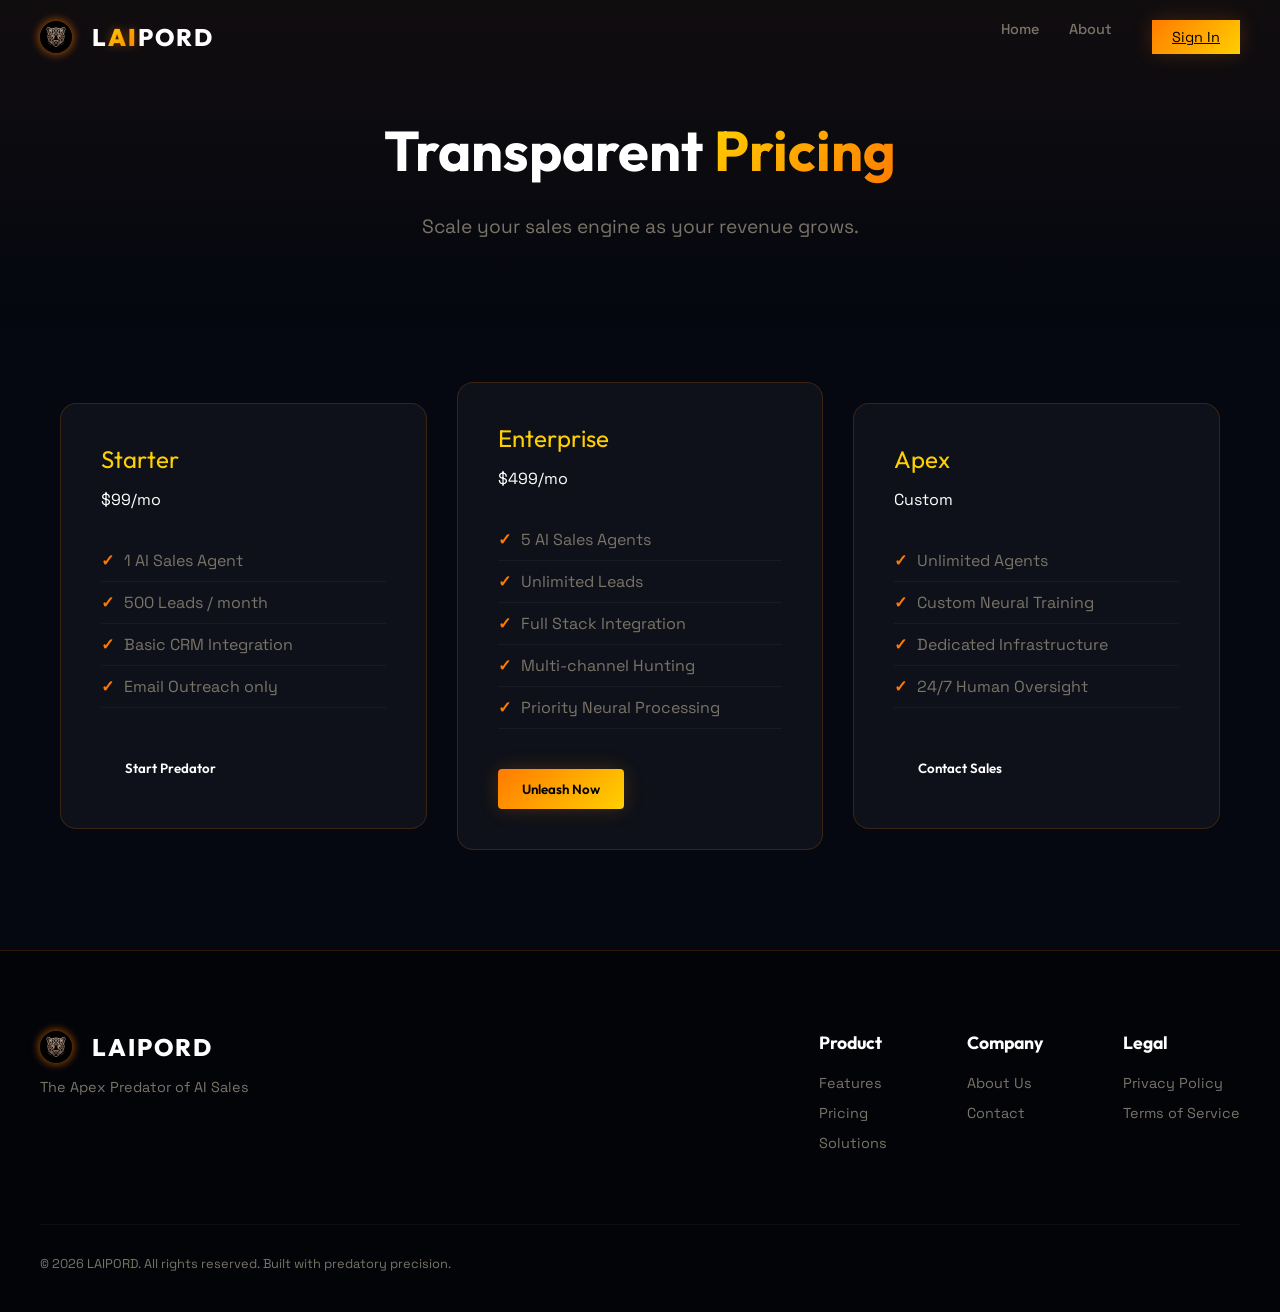
<file: pricing.html>
<!DOCTYPE html>
<html lang="en" data-theme="dark">
<head>
    <meta charset="UTF-8">
    <meta name="viewport" content="width=device-width, initial-scale=1.0">
    <title>Pricing Plans | LAIPORD AI Sales Engine</title>
    <link rel="icon" type="image/png" href="logo.png">
    <link rel="preconnect" href="https://fonts.googleapis.com">
    <link href="https://fonts.googleapis.com/css2?family=Outfit:wght@300;400;500;600;700;800;900&family=Space+Grotesk:wght@300;400;500;600;700&display=swap" rel="stylesheet">
    <link rel="stylesheet" href="styles.css">
    <style>
        .page-header {
            padding: 120px 20px 60px;
            text-align: center;
            background: linear-gradient(180deg, rgba(255,123,0,0.05) 0%, transparent 100%);
        }
        .pricing-hero {
            max-width: 1200px;
            margin: 0 auto;
            padding: 40px 20px;
        }
    </style>
    <script>
        (function() {
            const savedTheme = localStorage.getItem('laipord-theme') || 'dark';
            document.documentElement.setAttribute('data-theme', savedTheme);
        })();
    </script>
</head>
<body>
    <!-- BACKGROUND ANIMATIONS -->
    <div class="aura-container">
        <div class="aura-blob aura-1"></div>
        <div class="aura-blob aura-2"></div>
        <div class="aura-blob aura-3"></div>
        <div class="noise-overlay"></div>
    </div>
    <canvas id="particle-canvas"></canvas>
    <canvas id="neural-grid"></canvas>

    <!-- NAVIGATION (Simplified) -->
    <nav id="navbar" class="scrolled">
        <div class="nav-inner">
            <a href="index.html" class="nav-logo">
                <img src="logo.png" alt="Laipord Logo" class="logo-image">
                <div class="logo-text-wrapper">
                    <span class="text-laipord">L<span class="header-ai">AI</span>PORD</span>
                </div>
            </a>
            <div class="nav-links">
                <a href="index.html" class="nav-link">Home</a>
                <a href="about.html" class="nav-link">About</a>
                <a href="login.html" class="btn btn-gold" style="padding: 8px 20px; font-size: 0.9rem; margin-left: 10px;">Sign In</a>
            </div>
        </div>
    </nav>

    <header class="page-header">
        <h1 class="hero-title" style="font-size: 3.5rem;">Transparent <span class="text-gold">Pricing</span></h1>
        <p class="hero-subtitle">Scale your sales engine as your revenue grows.</p>
    </header>

    <main class="pricing-hero">
        <!-- Re-using the pricing section from the main page -->
        <section id="pricing" class="section" style="padding: 0;">
            <div class="pricing-grid">
                <div class="pricing-card reveal-up" style="--delay:0.1s">
                    <div class="pricing-tier">Starter</div>
                    <div class="pricing-price">$99<span>/mo</span></div>
                    <ul class="pricing-features">
                        <li>1 AI Sales Agent</li>
                        <li>500 Leads / month</li>
                        <li>Basic CRM Integration</li>
                        <li>Email Outreach only</li>
                    </ul>
                    <button class="btn btn-ghost">Start Predator</button>
                </div>
                <div class="pricing-card active reveal-up" style="--delay:0.2s">
                    <div class="pricing-tier">Enterprise</div>
                    <div class="pricing-price">$499<span>/mo</span></div>
                    <ul class="pricing-features">
                        <li>5 AI Sales Agents</li>
                        <li>Unlimited Leads</li>
                        <li>Full Stack Integration</li>
                        <li>Multi-channel Hunting</li>
                        <li>Priority Neural Processing</li>
                    </ul>
                    <button class="btn btn-gold">Unleash Now</button>
                </div>
                <div class="pricing-card reveal-up" style="--delay:0.3s">
                    <div class="pricing-tier">Apex</div>
                    <div class="pricing-price">Custom</div>
                    <ul class="pricing-features">
                        <li>Unlimited Agents</li>
                        <li>Custom Neural Training</li>
                        <li>Dedicated Infrastructure</li>
                        <li>24/7 Human Oversight</li>
                    </ul>
                    <button class="btn btn-ghost">Contact Sales</button>
                </div>
            </div>
        </main>

    <footer id="footer">
        <div class="footer-inner">
            <div class="footer-brand">
                <div class="footer-logo-wrap">
                    <img src="logo.png" alt="Laipord Logo" class="logo-image">
                    <span class="logo-text">LAIPORD</span>
                </div>
                <p class="footer-tagline">The Apex Predator of AI Sales</p>
            </div>
            <div class="footer-links">
                <div class="footer-col">
                    <h4>Product</h4>
                    <a href="index.html#features">Features</a>
                    <a href="pricing.html">Pricing</a>
                    <a href="index.html#problems">Solutions</a>
                </div>
                <div class="footer-col">
                    <h4>Company</h4>
                    <a href="about.html">About Us</a>
                    <a href="mailto:hello@laipord.com">Contact</a>
                </div>
                <div class="footer-col">
                    <h4>Legal</h4>
                    <a href="privacy.html">Privacy Policy</a>
                    <a href="terms.html">Terms of Service</a>
                </div>
            </div>
        </div>
        <div class="footer-bottom">
            <p>© 2026 LAIPORD. All rights reserved. Built with predatory precision.</p>
        </div>
    </footer>

    <script src="script.js"></script>
</body>
</html>
</file>
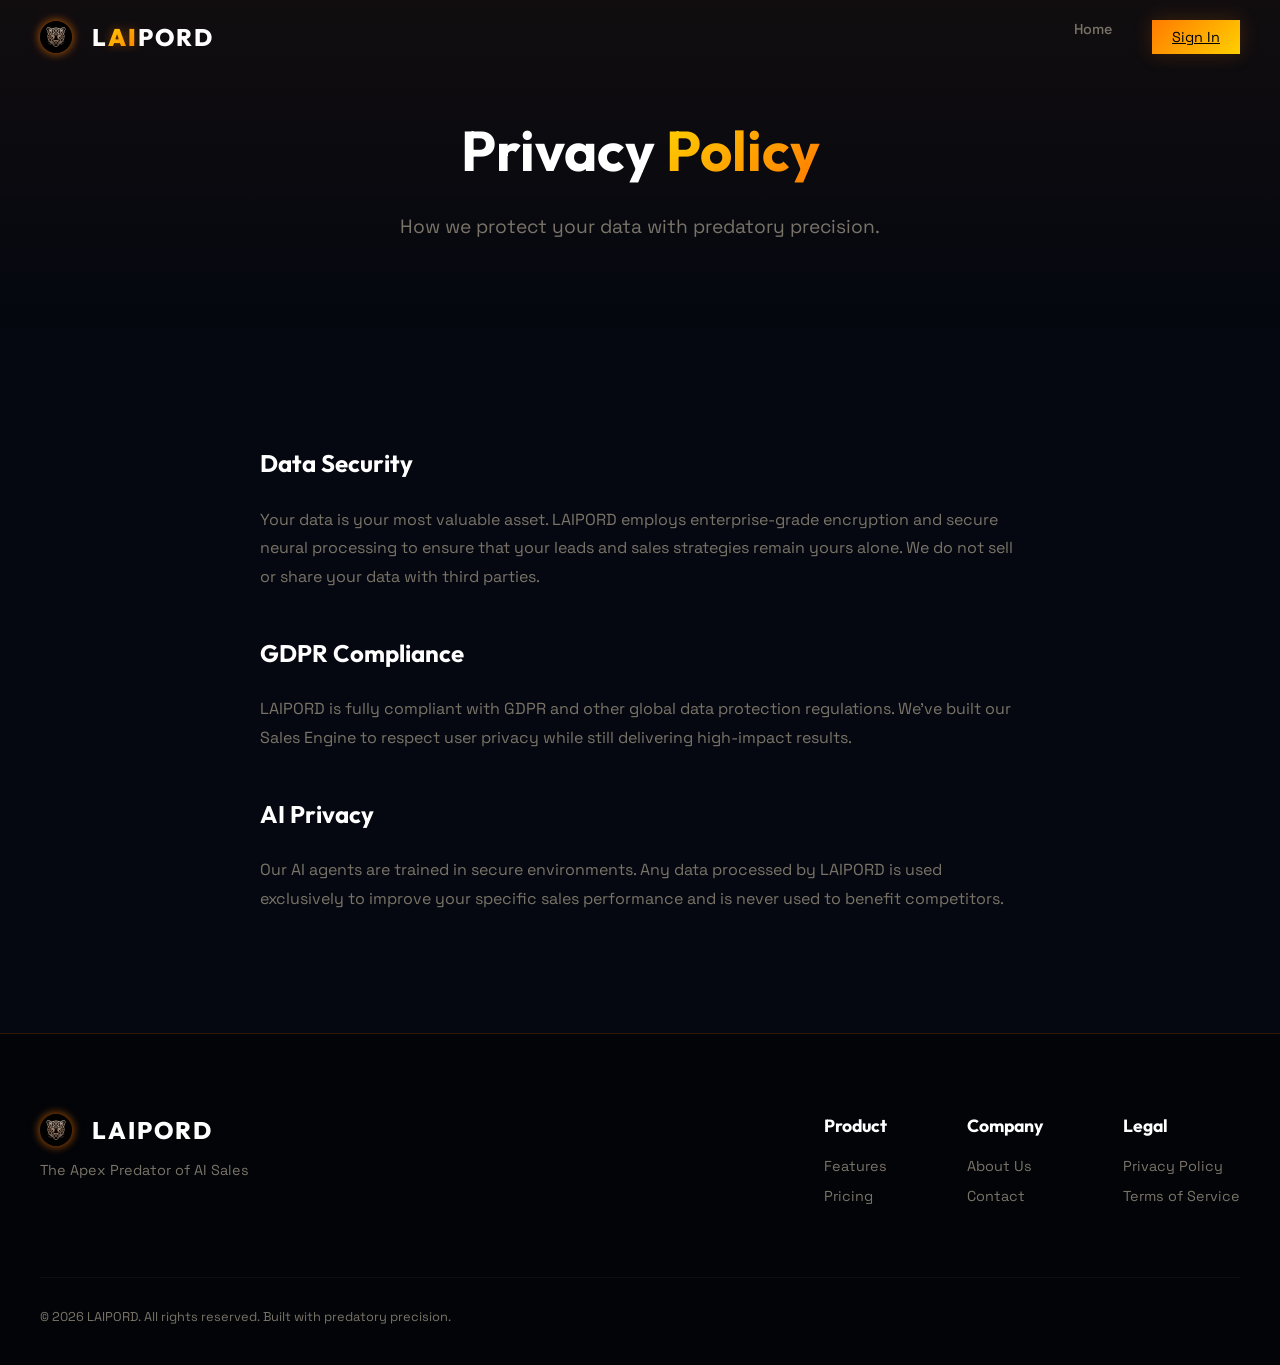
<file: privacy.html>
<!DOCTYPE html>
<html lang="en" data-theme="dark">
<head>
    <meta charset="UTF-8">
    <meta name="viewport" content="width=device-width, initial-scale=1.0">
    <title>Privacy Policy | LAIPORD AI Sales Engine</title>
    <link rel="icon" type="image/png" href="logo.png">
    <link rel="apple-touch-icon" href="logo.png">
    
    <!-- Open Graph / Facebook -->
    <meta property="og:type" content="website">
    <meta property="og:url" content="https://laipord.com/privacy">
    <meta property="og:title" content="Privacy Policy | LAIPORD">
    <meta property="og:description" content="How we protect your data with predatory precision.">
    <meta property="og:image" content="https://laipord.com/logo.png">

    <link rel="preconnect" href="https://fonts.googleapis.com">
    <link href="https://fonts.googleapis.com/css2?family=Outfit:wght@300;400;500;600;700;800;900&family=Space+Grotesk:wght@300;400;500;600;700&display=swap" rel="stylesheet">
    <link rel="stylesheet" href="styles.css">
    <style>
        .page-header {
            padding: 120px 20px 60px;
            text-align: center;
            background: linear-gradient(180deg, rgba(255,123,0,0.05) 0%, transparent 100%);
        }
        .page-content {
            max-width: 800px;
            margin: 0 auto;
            padding: 60px 20px;
            line-height: 1.8;
            color: var(--c-text-muted);
        }
        .page-content h2 {
            color: #fff;
            margin-top: 40px;
            margin-bottom: 20px;
            font-family: var(--f-heading);
        }
        [data-theme="light"] .page-content h2 { color: #1A1814; }
        [data-theme="light"] .page-content { color: #444; }
    </style>
    <script>
        (function() {
            const savedTheme = localStorage.getItem('laipord-theme') || 'dark';
            document.documentElement.setAttribute('data-theme', savedTheme);
        })();
    </script>
</head>
<body>
    <!-- BACKGROUND ANIMATIONS -->
    <div class="aura-container">
        <div class="aura-blob aura-1"></div>
        <div class="aura-blob aura-2"></div>
        <div class="aura-blob aura-3"></div>
        <div class="noise-overlay"></div>
    </div>
    <canvas id="particle-canvas"></canvas>
    <canvas id="neural-grid"></canvas>

    <!-- NAVIGATION (Simplified) -->
    <nav id="navbar" class="scrolled">
        <div class="nav-inner">
            <a href="index.html" class="nav-logo">
                <img src="logo.png" alt="Laipord Logo" class="logo-image">
                <div class="logo-text-wrapper">
                    <span class="text-laipord">L<span class="header-ai">AI</span>PORD</span>
                </div>
            </a>
            <div class="nav-links">
                <a href="index.html" class="nav-link">Home</a>
                <a href="login.html" class="btn btn-gold" style="padding: 8px 20px; font-size: 0.9rem; margin-left: 10px;">Sign In</a>
            </div>
        </div>
    </nav>

    <header class="page-header">
        <h1 class="hero-title" style="font-size: 3.5rem;">Privacy <span class="text-gold">Policy</span></h1>
        <p class="hero-subtitle">How we protect your data with predatory precision.</p>
    </header>

    <main class="page-content">
        <h2>Data Security</h2>
        <p>Your data is your most valuable asset. LAIPORD employs enterprise-grade encryption and secure neural processing to ensure that your leads and sales strategies remain yours alone. We do not sell or share your data with third parties.</p>
        
        <h2>GDPR Compliance</h2>
        <p>LAIPORD is fully compliant with GDPR and other global data protection regulations. We've built our Sales Engine to respect user privacy while still delivering high-impact results.</p>

        <h2>AI Privacy</h2>
        <p>Our AI agents are trained in secure environments. Any data processed by LAIPORD is used exclusively to improve your specific sales performance and is never used to benefit competitors.</p>
    </main>

    <footer id="footer">
        <div class="footer-inner">
            <div class="footer-brand">
                <div class="footer-logo-wrap">
                    <img src="logo.png" alt="Laipord Logo" class="logo-image">
                    <span class="logo-text">LAIPORD</span>
                </div>
                <p class="footer-tagline">The Apex Predator of AI Sales</p>
            </div>
            <div class="footer-links">
                <div class="footer-col">
                    <h4>Product</h4>
                    <a href="index.html#features">Features</a>
                    <a href="pricing.html">Pricing</a>
                </div>
                <div class="footer-col">
                    <h4>Company</h4>
                    <a href="about.html">About Us</a>
                    <a href="mailto:hello@laipord.com">Contact</a>
                </div>
                <div class="footer-col">
                    <h4>Legal</h4>
                    <a href="privacy.html">Privacy Policy</a>
                    <a href="terms.html">Terms of Service</a>
                </div>
            </div>
        </div>
        <div class="footer-bottom">
            <p>© 2026 LAIPORD. All rights reserved. Built with predatory precision.</p>
        </div>
    </footer>

    <script src="script.js"></script>
</body>
</html>
</file>
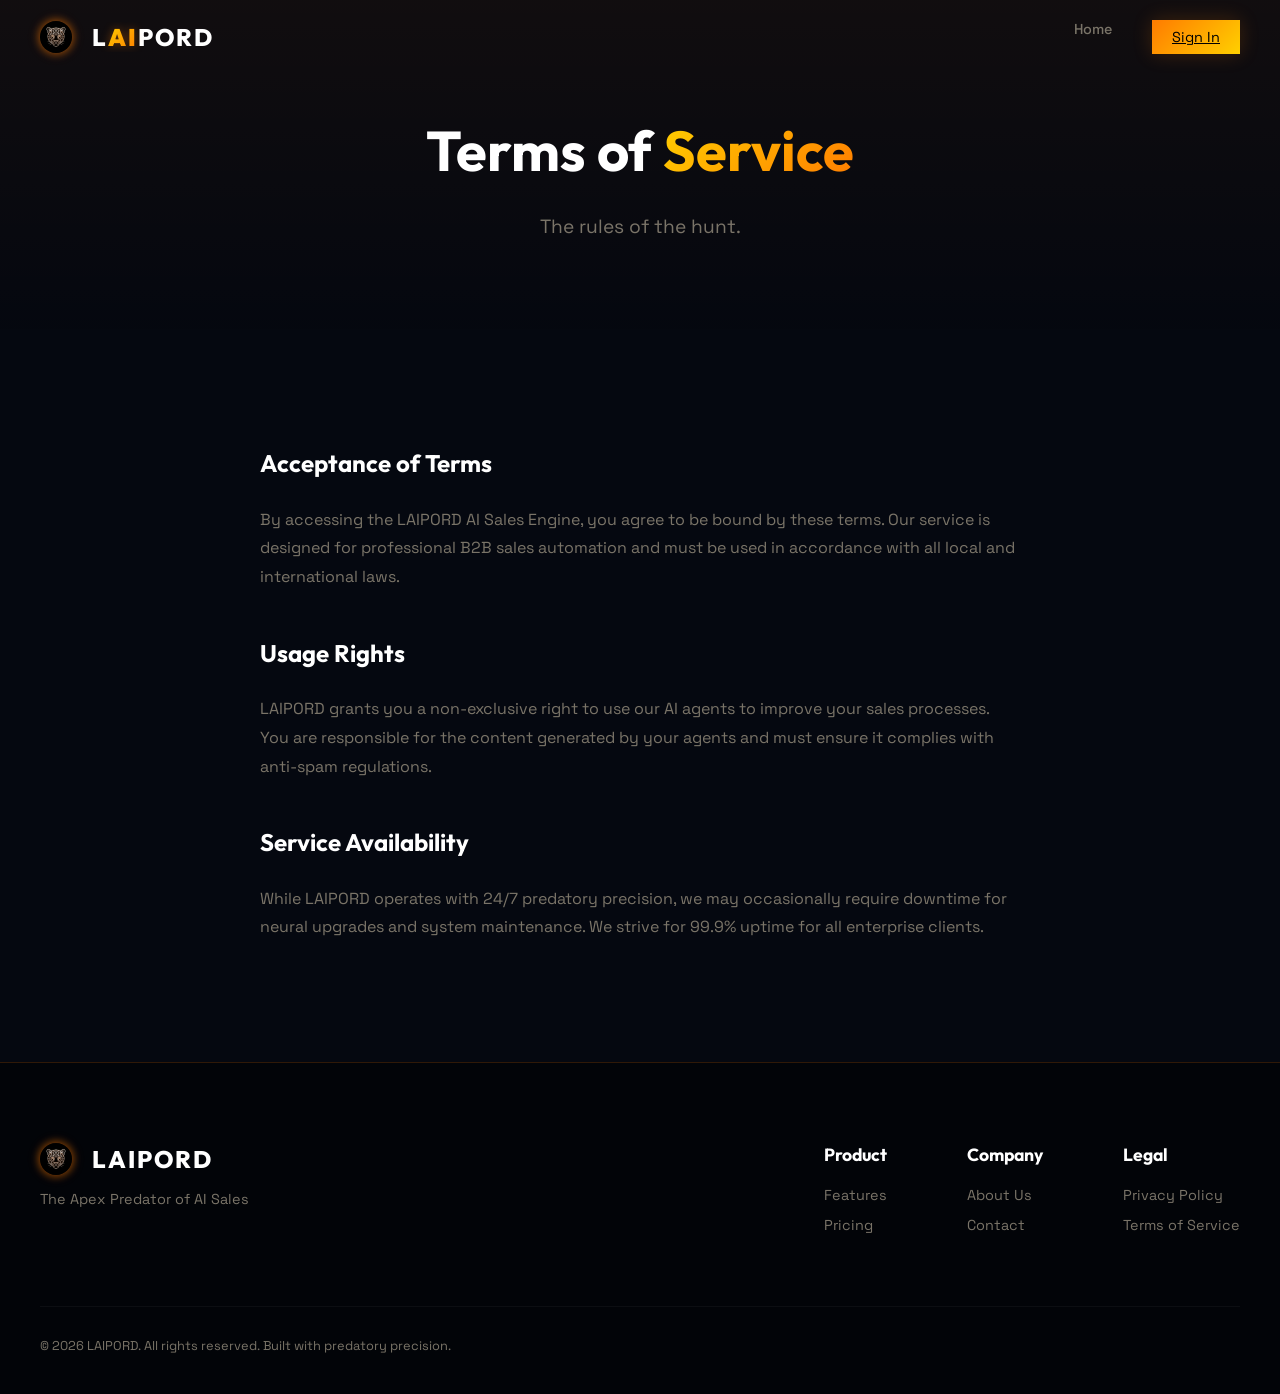
<file: terms.html>
<!DOCTYPE html>
<html lang="en" data-theme="dark">
<head>
    <meta charset="UTF-8">
    <meta name="viewport" content="width=device-width, initial-scale=1.0">
    <title>Terms of Service | LAIPORD AI Sales Engine</title>
    <link rel="icon" type="image/png" href="logo.png">
    <link rel="apple-touch-icon" href="logo.png">
    
    <!-- Open Graph / Facebook -->
    <meta property="og:type" content="website">
    <meta property="og:url" content="https://laipord.com/terms">
    <meta property="og:title" content="Terms of Service | LAIPORD">
    <meta property="og:description" content="The rules of the hunt. LAIPORD AI Sales Engine terms.">
    <meta property="og:image" content="https://laipord.com/logo.png">

    <link rel="preconnect" href="https://fonts.googleapis.com">
    <link href="https://fonts.googleapis.com/css2?family=Outfit:wght@300;400;500;600;700;800;900&family=Space+Grotesk:wght@300;400;500;600;700&display=swap" rel="stylesheet">
    <link rel="stylesheet" href="styles.css">
    <style>
        .page-header {
            padding: 120px 20px 60px;
            text-align: center;
            background: linear-gradient(180deg, rgba(255,123,0,0.05) 0%, transparent 100%);
        }
        .page-content {
            max-width: 800px;
            margin: 0 auto;
            padding: 60px 20px;
            line-height: 1.8;
            color: var(--c-text-muted);
        }
        .page-content h2 {
            color: #fff;
            margin-top: 40px;
            margin-bottom: 20px;
            font-family: var(--f-heading);
        }
        [data-theme="light"] .page-content h2 { color: #1A1814; }
        [data-theme="light"] .page-content { color: #444; }
    </style>
    <script>
        (function() {
            const savedTheme = localStorage.getItem('laipord-theme') || 'dark';
            document.documentElement.setAttribute('data-theme', savedTheme);
        })();
    </script>
</head>
<body>
    <!-- BACKGROUND ANIMATIONS -->
    <div class="aura-container">
        <div class="aura-blob aura-1"></div>
        <div class="aura-blob aura-2"></div>
        <div class="aura-blob aura-3"></div>
        <div class="noise-overlay"></div>
    </div>
    <canvas id="particle-canvas"></canvas>
    <canvas id="neural-grid"></canvas>

    <!-- NAVIGATION (Simplified) -->
    <nav id="navbar" class="scrolled">
        <div class="nav-inner">
            <a href="index.html" class="nav-logo">
                <img src="logo.png" alt="Laipord Logo" class="logo-image">
                <div class="logo-text-wrapper">
                    <span class="text-laipord">L<span class="header-ai">AI</span>PORD</span>
                </div>
            </a>
            <div class="nav-links">
                <a href="index.html" class="nav-link">Home</a>
                <a href="login.html" class="btn btn-gold" style="padding: 8px 20px; font-size: 0.9rem; margin-left: 10px;">Sign In</a>
            </div>
        </div>
    </nav>

    <header class="page-header">
        <h1 class="hero-title" style="font-size: 3.5rem;">Terms of <span class="text-gold">Service</span></h1>
        <p class="hero-subtitle">The rules of the hunt.</p>
    </header>

    <main class="page-content">
        <h2>Acceptance of Terms</h2>
        <p>By accessing the LAIPORD AI Sales Engine, you agree to be bound by these terms. Our service is designed for professional B2B sales automation and must be used in accordance with all local and international laws.</p>
        
        <h2>Usage Rights</h2>
        <p>LAIPORD grants you a non-exclusive right to use our AI agents to improve your sales processes. You are responsible for the content generated by your agents and must ensure it complies with anti-spam regulations.</p>

        <h2>Service Availability</h2>
        <p>While LAIPORD operates with 24/7 predatory precision, we may occasionally require downtime for neural upgrades and system maintenance. We strive for 99.9% uptime for all enterprise clients.</p>
    </main>

    <footer id="footer">
        <div class="footer-inner">
            <div class="footer-brand">
                <div class="footer-logo-wrap">
                    <img src="logo.png" alt="Laipord Logo" class="logo-image">
                    <span class="logo-text">LAIPORD</span>
                </div>
                <p class="footer-tagline">The Apex Predator of AI Sales</p>
            </div>
            <div class="footer-links">
                <div class="footer-col">
                    <h4>Product</h4>
                    <a href="index.html#features">Features</a>
                    <a href="pricing.html">Pricing</a>
                </div>
                <div class="footer-col">
                    <h4>Company</h4>
                    <a href="about.html">About Us</a>
                    <a href="mailto:hello@laipord.com">Contact</a>
                </div>
                <div class="footer-col">
                    <h4>Legal</h4>
                    <a href="privacy.html">Privacy Policy</a>
                    <a href="terms.html">Terms of Service</a>
                </div>
            </div>
        </div>
        <div class="footer-bottom">
            <p>© 2026 LAIPORD. All rights reserved. Built with predatory precision.</p>
        </div>
    </footer>

    <script src="script.js"></script>
</body>
</html>
</file>
<file: styles.css>
:root {
    /* Color Palette */
    --c-void: #050810;
    --c-black: #000000;
    --c-gold-primary: #FF7B00; /* Vibrant Orange */
    --c-gold-light: #FFD000; /* Bright Yellow */
    --grad-shining: linear-gradient(135deg, #FFD000 0%, #FF7B00 100%);
    --c-gold-glow: rgba(255, 123, 0, 0.4);
    --c-glass: rgba(255, 255, 255, 0.04);
    --c-glass-border: rgba(255, 123, 0, 0.18);
    --c-text-main: #FFFFFF;
    --c-text-muted: #7A7468;
    
    /* Typography */
    --f-heading: 'Outfit', sans-serif;
    --f-body: 'Space Grotesk', sans-serif;
    
    /* Animation & Transitions */
    --transition-smooth: all 0.6s cubic-bezier(0.25, 1, 0.5, 1);
    --transition-fast: all 0.3s cubic-bezier(0.25, 1, 0.5, 1);
}

* { margin: 0; padding: 0; box-sizing: border-box; }

body {
    background-color: var(--c-void);
    color: var(--c-text-main);
    font-family: var(--f-body);
    overflow-x: hidden;
    cursor: none; /* Custom cursor */
}

/* Custom Cursor */
#cursor-dot, #cursor-ring {
    position: fixed;
    top: 0; left: 0;
    transform: translate(-50%, -50%);
    border-radius: 50%;
    pointer-events: none;
    z-index: 9999;
}
#cursor-dot { width: 8px; height: 8px; background-color: var(--c-gold-primary); transition: transform 0.1s; }
#cursor-ring {
    width: 40px; height: 40px;
    border: 1px solid var(--c-gold-glow);
    transition: width 0.3s, height 0.3s, background-color 0.3s;
}

/* Typography Utilities */
h1, h2, h3, .nav-logo { font-family: var(--f-heading); }
.text-gold { background: var(--grad-shining); -webkit-background-clip: text; -webkit-text-fill-color: transparent; font-weight: bold; }
.title-gold {
    background: linear-gradient(135deg, var(--c-gold-light), var(--c-gold-primary));
    -webkit-background-clip: text;
    -webkit-text-fill-color: transparent;
}

/* Canvases */
canvas { position: fixed; top: 0; left: 0; width: 100vw; height: 100vh; pointer-events: none; z-index: -1; }
#neural-grid { z-index: -2; opacity: 0.3; }

/* Buttons */
button { font-family: var(--f-heading); cursor: none; transition: var(--transition-fast); border: none; outline: none; display: inline-flex; align-items: center; justify-content: center; gap: 8px; font-weight: 600; border-radius: 4px; }
.btn-gold { background: linear-gradient(135deg, var(--c-gold-primary), var(--c-gold-light)); color: var(--c-black); padding: 12px 24px; box-shadow: 0 0 20px rgba(255, 123, 0, 0.2); }
.btn-gold:hover { box-shadow: 0 0 30px rgba(255, 123, 0, 0.5); transform: translateY(-2px); }
.btn-outline { background: transparent; border: 1px solid var(--c-gold-primary); color: var(--c-gold-primary); padding: 12px 24px; }
.btn-outline:hover { background: var(--c-glass); transform: translateY(-2px); }
.btn-ghost { background: transparent; color: var(--c-text-main); padding: 12px 24px; }
.btn-ghost:hover { color: var(--c-gold-primary); }
.btn-large { padding: 16px 32px; font-size: 1.1rem; }
.btn-full { width: 100%; }

/* Navigation */
nav { position: fixed; top: 0; width: 100%; z-index: 1000; padding: 20px 0; transition: var(--transition-smooth); }
nav.scrolled { background: var(--c-nav-bg, rgba(5, 8, 16, 0.8)); backdrop-filter: blur(20px); border-bottom: 1px solid var(--c-glass-border); padding: 15px 0; }
.nav-inner { max-width: 1400px; margin: 0 auto; display: flex; justify-content: space-between; align-items: center; padding: 0 40px; }
.nav-logo { text-decoration: none; display: flex; align-items: center; gap: 10px; font-size: 1.5rem; font-weight: 800; color: #fff; letter-spacing: 2px; }
.logo-image { width: 40px; height: 40px; object-fit: contain; border-radius: 50%; box-shadow: 0 0 10px var(--c-gold-glow); }
.logo-text-wrapper { position: relative; display: inline-flex; align-items: center; height: 30px; overflow: hidden; }
.text-laipord { display: inline-block; transition: all 0.4s cubic-bezier(0.4, 0, 0.2, 1); transform-origin: left; }
.text-ai { position: absolute; left: 0; display: inline-block; background: var(--grad-shining); -webkit-background-clip: text; -webkit-text-fill-color: transparent; font-weight: 800; opacity: 0; transform: translateY(100%); transition: all 0.4s cubic-bezier(0.4, 0, 0.2, 1); }
nav.scrolled .text-laipord { opacity: 0; transform: translateY(-100%); }
nav.scrolled .text-ai { opacity: 1; transform: translateY(0); }
.footer-logo-wrap { display: flex; align-items: center; gap: 10px; margin-bottom: 15px; }
.nav-links { display: flex; gap: 30px; }
.nav-link { text-decoration: none; color: var(--c-text-muted); font-size: 0.9rem; font-weight: 500; transition: var(--transition-fast); position: relative; }
.nav-link::after { content: ''; position: absolute; bottom: -5px; left: 0; width: 0; height: 2px; background: var(--c-gold-primary); transition: var(--transition-fast); }
.nav-link:hover, .nav-link.active { color: #fff; }
.nav-link.active::after, .nav-link:hover::after { width: 100%; }
.nav-actions { display: flex; gap: 15px; }

/* Hero Section */
.hero-section { min-height: 100vh; display: flex; align-items: center; position: relative; padding: 120px 40px 0; max-width: 1400px; margin: 0 auto; }
.hero-content { flex: 1; z-index: 10; max-width: 600px; }

.hero-badge { 
    display: inline-flex; 
    align-items: center; 
    gap: 10px; 
    background: var(--c-glass); 
    border: 1px solid var(--c-glass-border); 
    padding: 10px 22px; 
    border-radius: 30px; 
    font-family: 'Space Grotesk', sans-serif;
    font-size: 1.05rem; 
    font-weight: 700; 
    color: var(--c-gold-primary); 
    margin-bottom: 30px; 
    letter-spacing: 0.5px;
    box-shadow: 0 4px 15px rgba(255, 123, 0, 0.1);
    transition: all 0.3s ease;
}
.hero-badge:hover {
    transform: translateY(-2px);
    box-shadow: 0 6px 20px rgba(255, 123, 0, 0.2);
    border-color: var(--c-gold-primary);
}

.badge-dot { width: 6px; height: 6px; background: var(--c-gold-light); border-radius: 50%; box-shadow: 0 0 10px var(--c-gold-light); animation: pulse 2s infinite; }
.hero-title { font-size: 4.5rem; line-height: 1.1; margin-bottom: 30px; }
.title-line { display: block; }
.hero-subtitle { font-size: 1.2rem; color: var(--c-text-muted); line-height: 1.6; margin-bottom: 40px; }
.hero-buttons { display: flex; gap: 20px; margin-bottom: 60px; }
.hero-stats { display: flex; gap: 40px; align-items: center; }
.stat-number { font-size: 2.5rem; font-family: var(--f-heading); font-weight: 700; color: #fff; }
.stat-suffix { font-size: 1.5rem; color: var(--c-gold-primary); font-weight: 700; }
.stat-label { display: block; font-size: 0.9rem; color: var(--c-text-muted); text-transform: uppercase; letter-spacing: 1px; }
.stat-divider { width: 1px; height: 40px; background: var(--c-glass-border); }

/* Hero Visual & Mascot */
.hero-visual { flex: 1; position: relative; display: flex; justify-content: center; align-items: center; height: 600px; perspective: 1200px; }

/* AI Neural Core */
.ai-core-container { width: 300px; height: 300px; position: relative; z-index: 2; transform-style: preserve-3d; animation: float-core 8s ease-in-out infinite; }
.core-glow { position: absolute; top: 50%; left: 50%; transform: translate(-50%, -50%); width: 250px; height: 250px; background: radial-gradient(circle, var(--c-gold-primary) 0%, transparent 70%); filter: blur(40px); opacity: 0.6; animation: pulse-core-glow 4s infinite alternate; pointer-events: none; }

.ai-brain { position: absolute; top: 50%; left: 50%; width: 100px; height: 100px; margin: -50px 0 0 -50px; transform-style: preserve-3d; animation: spin-brain 12s linear infinite; }
.brain-face { position: absolute; width: 100px; height: 100px; background: rgba(255, 123, 0, 0.15); border: 2px solid var(--c-gold-primary); box-shadow: inset 0 0 20px rgba(255, 123, 0, 0.5), 0 0 15px rgba(255, 123, 0, 0.4); backdrop-filter: blur(5px); }
.bf-front  { transform: translateZ(50px); }
.bf-back   { transform: translateZ(-50px); }
.bf-left   { transform: rotateY(-90deg) translateZ(50px); }
.bf-right  { transform: rotateY(90deg) translateZ(50px); }
.bf-top    { transform: rotateX(90deg) translateZ(50px); }
.bf-bottom { transform: rotateX(-90deg) translateZ(50px); }

.neural-sphere { position: absolute; top: 50%; left: 50%; border-radius: 50%; border: 1px dashed var(--c-gold-light); transform-style: preserve-3d; }
.sphere-x { width: 340px; height: 340px; margin: -170px 0 0 -170px; animation: spin-sphere-x 8s linear infinite; }
.sphere-y { width: 300px; height: 300px; margin: -150px 0 0 -150px; animation: spin-sphere-y 10s linear infinite; border-color: rgba(255, 123, 0, 0.5); border-style: dotted; border-width: 2px; }
.sphere-z { width: 260px; height: 260px; margin: -130px 0 0 -130px; animation: spin-sphere-z 12s linear infinite; border-color: rgba(245, 200, 66, 0.8); }

.orbit-particle { position: absolute; top: 50%; left: 50%; width: 100%; height: 100%; transform-style: preserve-3d; }
.orbit-particle::after { content: ''; position: absolute; top: -5px; left: 50%; width: 8px; height: 8px; background: #fff; border-radius: 50%; box-shadow: 0 0 15px #fff, 0 0 30px var(--c-gold-primary); }
.p1 { animation: orbit-p 4s linear infinite; }
.p2 { animation: orbit-p 6s linear infinite reverse; transform: rotateX(45deg); }
.p3 { animation: orbit-p 5s linear infinite; transform: rotateY(45deg) rotateX(45deg); }

@keyframes spin-brain { 0% { transform: rotateX(0deg) rotateY(0deg) rotateZ(0deg); } 100% { transform: rotateX(360deg) rotateY(360deg) rotateZ(360deg); } }
@keyframes spin-sphere-x { 0% { transform: rotateX(0deg) rotateY(45deg); } 100% { transform: rotateX(360deg) rotateY(45deg); } }
@keyframes spin-sphere-y { 0% { transform: rotateY(0deg) rotateZ(45deg); } 100% { transform: rotateY(360deg) rotateZ(45deg); } }
@keyframes spin-sphere-z { 0% { transform: rotateZ(0deg) rotateX(45deg); } 100% { transform: rotateZ(360deg) rotateX(45deg); } }
@keyframes orbit-p { 0% { transform: rotateZ(0deg); } 100% { transform: rotateZ(360deg); } }
@keyframes float-core { 0%, 100% { transform: translateY(0); } 50% { transform: translateY(-20px); } }
@keyframes pulse-core-glow { 0% { opacity: 0.4; transform: translate(-50%, -50%) scale(0.9); } 100% { opacity: 0.8; transform: translate(-50%, -50%) scale(1.1); } }

/* Holographic UI Elements */
.holo-ring { position: absolute; top: 50%; left: 50%; border-radius: 50%; border: 1px solid rgba(255, 123, 0, 0.3); transform: translate(-50%, -50%) rotateX(70deg) rotateY(10deg); z-index: 1; pointer-events: none; }
.holo-ring-1 { width: 450px; height: 450px; border-left: 2px solid var(--c-gold-primary); border-right: 2px solid transparent; animation: spin-ring 10s linear infinite; }
.holo-ring-2 { width: 550px; height: 550px; border-top: 2px solid var(--c-gold-light); border-bottom: 2px solid transparent; animation: spin-ring 15s linear infinite reverse; opacity: 0.6; }
.holo-ring-3 { width: 350px; height: 350px; border: 1px dashed var(--c-gold-primary); animation: spin-ring 20s linear infinite; opacity: 0.4; }
@keyframes spin-ring { 0% { transform: translate(-50%, -50%) rotateX(70deg) rotateY(10deg) rotateZ(0deg); } 100% { transform: translate(-50%, -50%) rotateX(70deg) rotateY(10deg) rotateZ(360deg); } }

.scanner-line { position: absolute; top: 0; left: 10%; width: 80%; height: 2px; background: var(--c-gold-primary); box-shadow: 0 0 20px var(--c-gold-primary), 0 0 40px var(--c-gold-light); z-index: 3; animation: scan 4s ease-in-out infinite; opacity: 0.7; pointer-events: none; }
@keyframes scan { 0%, 100% { top: 10%; opacity: 0; } 10%, 90% { opacity: 0.8; } 50% { top: 90%; } }

.data-node { position: absolute; width: 6px; height: 6px; background: var(--c-gold-light); border-radius: 50%; box-shadow: 0 0 10px var(--c-gold-light); z-index: 4; }
.data-node::after { content: ''; position: absolute; top: 50%; left: 50%; transform: translate(-50%, -50%); width: 20px; height: 20px; border: 1px solid rgba(255, 123, 0, 0.5); border-radius: 50%; animation: pulse-ring 2s infinite; }
.dn-1 { top: 20%; left: 20%; animation: float 4s ease-in-out infinite; }
.dn-2 { top: 70%; right: 25%; animation: float 5s ease-in-out infinite 1s; }
.dn-3 { top: 40%; right: 15%; animation: float 6s ease-in-out infinite 2s; }
@keyframes pulse-ring { 0% { width: 6px; height: 6px; opacity: 1; } 100% { width: 40px; height: 40px; opacity: 0; } }

/* Floating Cards in Hero */
.floating-card { position: absolute; background: rgba(10, 15, 25, 0.6); backdrop-filter: blur(10px); border: 1px solid var(--c-glass-border); padding: 15px 20px; border-radius: 12px; display: flex; align-items: center; gap: 15px; z-index: 5; box-shadow: 0 10px 30px rgba(0,0,0,0.5); animation: float-card 8s ease-in-out infinite; }
.fc-1 { top: 10%; right: 10%; animation-delay: 0s; }
.fc-2 { bottom: 20%; left: 0; animation-delay: -2s; }
.fc-3 { bottom: 30%; right: -5%; animation-delay: -4s; }
.fc-icon { font-size: 1.5rem; background: var(--c-glass); width: 40px; height: 40px; display: flex; align-items: center; justify-content: center; border-radius: 8px; border: 1px solid rgba(255, 123, 0, 0.1); }
.fc-text { display: flex; flex-direction: column; }
.fc-label { font-size: 0.7rem; color: var(--c-text-muted); text-transform: uppercase; letter-spacing: 1px; }
.fc-value { font-size: 1.2rem; font-weight: 700; color: var(--c-gold-primary); }

/* Scroll Indicator */
.scroll-indicator { position: absolute; bottom: 40px; left: 50%; transform: translateX(-50%); display: flex; flex-direction: column; align-items: center; gap: 10px; color: var(--c-text-muted); font-size: 0.8rem; letter-spacing: 2px; text-transform: uppercase; }
.scroll-mouse { width: 24px; height: 36px; border: 2px solid var(--c-text-muted); border-radius: 12px; display: flex; justify-content: center; padding-top: 6px; }
.scroll-wheel { width: 4px; height: 6px; background: var(--c-gold-primary); border-radius: 2px; animation: scroll-wheel 1.5s infinite; }

/* General Sections */
.section { padding: 120px 40px; max-width: 1400px; margin: 0 auto; position: relative; }
.section-header { text-align: center; margin-bottom: 80px; }
.section-tag { display: inline-block; color: var(--c-gold-primary); font-size: 0.9rem; text-transform: uppercase; letter-spacing: 2px; margin-bottom: 15px; }
.section-title { font-size: 3.5rem; margin-bottom: 20px; }
.section-desc { color: var(--c-text-muted); font-size: 1.1rem; max-width: 600px; margin: 0 auto; line-height: 1.6; }

/* Features Section */
.features-grid { display: grid; grid-template-columns: repeat(auto-fit, minmax(350px, 1fr)); gap: 30px; }
.feature-card { background: var(--c-glass); border: 1px solid var(--c-glass-border); padding: 40px; border-radius: 16px; position: relative; overflow: hidden; transition: var(--transition-smooth); }
.feature-card:hover { transform: translateY(-10px); background: rgba(255, 255, 255, 0.08); border-color: rgba(255, 123, 0, 0.4); }
.feature-icon-wrap { width: 60px; height: 60px; background: linear-gradient(135deg, rgba(255, 123, 0, 0.2), transparent); border: 1px solid var(--c-glass-border); border-radius: 12px; display: flex; align-items: center; justify-content: center; margin-bottom: 25px; }
.feature-icon { font-size: 1.8rem; }
.feature-card h3 { font-size: 1.5rem; margin-bottom: 15px; }
.feature-card p { color: var(--c-text-muted); line-height: 1.6; }
.feature-glow { position: absolute; top: 0; left: 0; width: 100%; height: 100%; background: radial-gradient(circle at center, var(--c-gold-glow) 0%, transparent 60%); opacity: 0; transition: var(--transition-smooth); pointer-events: none; }
.feature-card:hover .feature-glow { opacity: 0.2; }

/* Metrics Section */
.metrics-grid { display: grid; grid-template-columns: repeat(auto-fit, minmax(250px, 1fr)); gap: 40px; text-align: center; }
.metric-card { padding: 30px; }
.metric-ring { position: relative; width: 120px; height: 120px; margin: 0 auto 20px; display: flex; align-items: center; justify-content: center; }
.metric-ring svg { position: absolute; top: 0; left: 0; width: 100%; height: 100%; transform: rotate(-90deg); }
.ring-bg { fill: none; stroke: var(--c-glass); stroke-width: 6; }
.ring-fill { fill: none; stroke: var(--c-gold-primary); stroke-width: 6; stroke-dasharray: 339.292; stroke-dashoffset: 339.292; transition: stroke-dashoffset 2s ease-out; stroke-linecap: round; }
.metric-percent { font-family: var(--f-heading); font-size: 1.5rem; font-weight: 700; color: #fff; }
.metric-card h3 { font-size: 1.2rem; margin-bottom: 10px; }
.metric-card p { color: var(--c-text-muted); font-size: 0.9rem; }

/* Dashboard Section */
.dashboard-preview { position: relative; margin-top: 60px; perspective: 1000px; }
.dash-window { background: var(--c-dash-window, #0A0D14); border: 1px solid var(--c-glass-border); border-radius: 12px; overflow: hidden; box-shadow: 0 30px 60px rgba(0,0,0,0.8), 0 0 40px rgba(255, 123, 0, 0.1); transform: rotateX(5deg); transition: transform 0.5s ease; }
.dash-window:hover { transform: rotateX(0deg); box-shadow: 0 40px 80px rgba(0,0,0,0.9), 0 0 60px rgba(255, 123, 0, 0.2); }
.dash-toolbar { background: var(--c-dash-toolbar, #12151C); padding: 12px 20px; display: flex; align-items: center; border-bottom: 1px solid var(--c-glass-border); }
.dash-dots { display: flex; gap: 8px; }
.dash-dots span { width: 12px; height: 12px; border-radius: 50%; background: #333; }
.dash-dots span:nth-child(1) { background: #FF5F56; }
.dash-dots span:nth-child(2) { background: #FFBD2E; }
.dash-dots span:nth-child(3) { background: #27C93F; }
.dash-url { flex: 1; text-align: center; color: var(--c-text-muted); font-size: 0.8rem; font-family: monospace; }
.dash-body { display: flex; height: 600px; }
.dash-sidebar { width: 200px; border-right: 1px solid var(--c-glass-border); padding: 20px 0; }
.dash-nav-item { padding: 12px 20px; color: var(--c-text-muted); font-size: 0.9rem; cursor: pointer; transition: var(--transition-fast); }
.dash-nav-item:hover, .dash-nav-item.active { background: var(--c-glass); color: #fff; border-left: 3px solid var(--c-gold-primary); }
.dash-main { flex: 1; padding: 30px; background: radial-gradient(circle at center, rgba(255, 123, 0, 0.05) 0%, transparent 70%); }
.dash-kpi-row { display: grid; grid-template-columns: repeat(4, 1fr); gap: 20px; margin-bottom: 30px; }
.dash-kpi { background: var(--c-glass); border: 1px solid var(--c-glass-border); padding: 20px; border-radius: 8px; display: flex; flex-direction: column; }
.kpi-val { font-size: 1.8rem; font-family: var(--f-heading); font-weight: 700; margin-bottom: 5px; }
.kpi-label { color: var(--c-text-muted); font-size: 0.8rem; text-transform: uppercase; margin-bottom: 10px; }
.kpi-change { font-size: 0.8rem; font-weight: 600; }
.kpi-change.up { color: #27C93F; }
.dash-chart-row { display: grid; grid-template-columns: 2fr 1fr; gap: 20px; height: 350px; }
.dash-chart, .dash-chat { background: var(--c-glass); border: 1px solid var(--c-glass-border); border-radius: 8px; padding: 20px; display: flex; flex-direction: column; }
.chart-title { font-family: var(--f-heading); font-size: 1.1rem; margin-bottom: 20px; color: var(--c-gold-light); }
.chart-bars { display: flex; align-items: flex-end; gap: 10px; flex: 1; padding-bottom: 20px; border-bottom: 1px solid var(--c-glass-border); }
.bar { flex: 1; background: rgba(255, 123, 0, 0.2); height: var(--h); border-radius: 4px 4px 0 0; position: relative; transition: var(--transition-fast); }
.bar:hover, .bar.active { background: var(--c-gold-primary); box-shadow: 0 0 15px var(--c-gold-glow); }
.bar span { position: absolute; bottom: -25px; left: 50%; transform: translateX(-50%); font-size: 0.7rem; color: var(--c-text-muted); }
.chat-messages { flex: 1; overflow-y: auto; display: flex; flex-direction: column; gap: 10px; margin-bottom: 15px; }
.chat-msg { padding: 10px 15px; border-radius: 8px; font-size: 0.85rem; line-height: 1.4; max-width: 90%; }
.chat-msg.ai { background: rgba(255, 123, 0, 0.1); border: 1px solid var(--c-glass-border); align-self: flex-start; color: #fff; }
.chat-msg.user { background: var(--c-glass); align-self: flex-end; color: var(--c-text-muted); text-align: right; }
.chat-input-area { display: flex; gap: 10px; }
.chat-input { flex: 1; background: rgba(0,0,0,0.5); border: 1px solid var(--c-glass-border); padding: 10px; border-radius: 4px; color: #fff; outline: none; }
.chat-send { background: var(--c-gold-primary); color: #000; border: none; padding: 0 15px; border-radius: 4px; font-weight: bold; }

/* Pricing Section */
.pricing-grid { display: grid; grid-template-columns: repeat(auto-fit, minmax(300px, 1fr)); gap: 30px; align-items: center; }
.pricing-card { background: var(--c-glass); border: 1px solid var(--c-glass-border); padding: 40px; border-radius: 16px; position: relative; text-align: left; transition: var(--transition-smooth); }
.pricing-card:hover { transform: translateY(-10px); }
.pricing-card.featured { background: rgba(255, 123, 0, 0.05); border-color: var(--c-gold-primary); transform: scale(1.05); box-shadow: 0 20px 40px rgba(0,0,0,0.5), 0 0 30px rgba(255, 123, 0, 0.15); }
.pricing-card.featured:hover { transform: scale(1.05) translateY(-10px); }
.pricing-badge { position: absolute; top: -12px; left: 50%; transform: translateX(-50%); background: var(--c-gold-primary); color: #000; padding: 4px 12px; border-radius: 20px; font-size: 0.8rem; font-weight: 700; text-transform: uppercase; }
.pricing-tier { font-family: var(--f-heading); font-size: 1.5rem; margin-bottom: 15px; color: var(--c-gold-light); }
.pricing-price { margin-bottom: 30px; display: flex; align-items: baseline; }
.price-currency { font-size: 1.5rem; color: var(--c-text-muted); }
.price-amount { font-size: 3.5rem; font-family: var(--f-heading); font-weight: 700; color: #fff; }
.price-period { color: var(--c-text-muted); margin-left: 5px; }
.pricing-features { list-style: none; margin-bottom: 40px; }
.pricing-features li { padding: 10px 0; color: var(--c-text-muted); border-bottom: 1px solid var(--c-glass); display: flex; align-items: center; gap: 10px; }
.pricing-features li::before { content: '✓'; color: var(--c-gold-primary); font-weight: bold; }

/* Contact / CTA */
.cta-block { background: linear-gradient(135deg, rgba(255, 123, 0, 0.1), transparent); border: 1px solid var(--c-gold-glow); padding: 80px 40px; border-radius: 24px; text-align: center; position: relative; overflow: hidden; }
.cta-block::before { content: ''; position: absolute; top: 0; left: 0; width: 100%; height: 100%; background: url('[data-uri]') repeat; opacity: 0.1; }
.cta-title { font-size: 3rem; margin-bottom: 20px; position: relative; z-index: 2; }
.cta-desc { color: var(--c-text-muted); font-size: 1.2rem; max-width: 600px; margin: 0 auto 40px; position: relative; z-index: 2; }
.cta-form { display: flex; gap: 15px; max-width: 500px; margin: 0 auto 20px; position: relative; z-index: 2; }
.cta-input { flex: 1; background: rgba(0,0,0,0.6); border: 1px solid var(--c-glass-border); padding: 15px 20px; border-radius: 4px; color: #fff; font-size: 1rem; font-family: var(--f-body); outline: none; transition: var(--transition-fast); }
.cta-input:focus { border-color: var(--c-gold-primary); box-shadow: 0 0 15px var(--c-gold-glow); }
.cta-note { color: var(--c-text-muted); font-size: 0.8rem; position: relative; z-index: 2; }

/* Footer */
footer { border-top: 1px solid var(--c-glass-border); padding: 80px 40px 40px; background: var(--c-footer-bg, #020408); margin-top: 60px; }
.footer-inner { max-width: 1400px; margin: 0 auto; display: flex; justify-content: space-between; flex-wrap: wrap; gap: 40px; margin-bottom: 60px; }
.footer-brand { max-width: 300px; }
.footer-brand .logo-text { font-family: var(--f-heading); font-size: 1.5rem; font-weight: 800; color: #fff; letter-spacing: 2px; }
.footer-tagline { color: var(--c-text-muted); margin-top: 15px; font-size: 0.9rem; }
.footer-links { display: flex; gap: 80px; flex-wrap: wrap; }
.footer-col h4 { color: #fff; font-family: var(--f-heading); margin-bottom: 20px; font-size: 1.1rem; }
.footer-col a { display: block; color: var(--c-text-muted); text-decoration: none; margin-bottom: 12px; font-size: 0.9rem; transition: var(--transition-fast); }
.footer-col a:hover { color: var(--c-gold-primary); transform: translateX(5px); }
.footer-bottom { max-width: 1400px; margin: 0 auto; padding-top: 30px; border-top: 1px solid var(--c-glass); text-align: center; color: var(--c-text-muted); font-size: 0.8rem; }

/* Mobile Menu & Hamburger */
.nav-hamburger { display: none; flex-direction: column; gap: 6px; background: transparent; padding: 10px; cursor: pointer; z-index: 1001; }
.nav-hamburger span { width: 30px; height: 2px; background: #fff; transition: var(--transition-fast); }
.mobile-menu { position: fixed; top: 0; left: 0; width: 100vw; height: 100vh; background: var(--c-mobile-menu-bg, rgba(5, 8, 16, 0.98)); backdrop-filter: blur(20px); z-index: 999; display: flex; flex-direction: column; align-items: center; justify-content: center; gap: 30px; transform: translateY(-100%); transition: var(--transition-smooth); }
.mobile-menu.active { transform: translateY(0); }
.mobile-link { font-size: 1.5rem; font-family: var(--f-heading); font-weight: 600; color: #fff; text-decoration: none; }

/* Animations */
@keyframes float { 0%, 100% { transform: translateY(0); } 50% { transform: translateY(-20px); } }
@keyframes float-card { 0%, 100% { transform: translateY(0) rotate(0); } 50% { transform: translateY(-15px) rotate(2deg); } }
@keyframes pulse { 0% { box-shadow: 0 0 0 0 rgba(245, 200, 66, 0.7); } 70% { box-shadow: 0 0 0 10px rgba(245, 200, 66, 0); } 100% { box-shadow: 0 0 0 0 rgba(245, 200, 66, 0); } }
@keyframes scroll-wheel { 0% { transform: translateY(0); opacity: 1; } 100% { transform: translateY(15px); opacity: 0; } }

/* Reveal Classes (for JS) */
.reveal-up { opacity: 0; transform: translateY(40px); transition: opacity 0.8s ease, transform 0.8s ease; transition-delay: var(--delay, 0s); }
.reveal-up.active { opacity: 1; transform: translateY(0); }
.reveal-scale { opacity: 0; transform: scale(0.9); transition: opacity 1s ease, transform 1s ease; }
.reveal-scale.active { opacity: 1; transform: scale(1); }

/* Loader */
#loader { position: fixed; top: 0; left: 0; width: 100vw; height: 100vh; background: var(--c-void); z-index: 99999; display: flex; flex-direction: column; align-items: center; justify-content: center; transition: opacity 0.8s ease; }
.loader-logo { font-family: var(--f-heading); font-size: 3rem; font-weight: 800; color: #fff; letter-spacing: 5px; margin-bottom: 30px; display: flex; }
.loader-letter { color: #fff; opacity: 0; transform: translateY(20px); animation: text-reveal 0.5s forwards; animation-delay: calc(var(--i) * 0.1s); }
.loader-ai { background: linear-gradient(90deg, #FF7B00, #FFD000, #FF7B00) !important; background-size: 200% auto !important; -webkit-background-clip: text !important; -webkit-text-fill-color: transparent !important; background-clip: text !important; filter: drop-shadow(0 0 8px rgba(255,180,0,0.7)); animation: text-reveal 0.5s forwards, gradient-shine 2s linear infinite !important; animation-delay: calc(var(--i) * 0.1s), 0s !important; font-weight: 900; }
.loader-ai-small { background: linear-gradient(90deg, #FF7B00, #FFD000, #FF7B00); background-size: 200% auto; -webkit-background-clip: text; -webkit-text-fill-color: transparent; background-clip: text; font-weight: 700; animation: gradient-shine 2s linear infinite; }
@keyframes gradient-shine { 0% { background-position: 0% center; } 100% { background-position: 200% center; } }
.loader-bar { width: 200px; height: 2px; background: var(--c-glass); margin-bottom: 15px; overflow: hidden; }
.loader-fill { width: 0%; height: 100%; background: var(--c-gold-primary); animation: load-bar 2s ease forwards; }
.loader-text { color: var(--c-text-muted); font-size: 0.9rem; font-family: monospace; }
@keyframes text-reveal { to { opacity: 1; transform: translateY(0); } }
@keyframes load-bar { to { width: 100%; } }

/* Media Queries */
@media (max-width: 1024px) {
    .hero-section { flex-direction: column; text-align: center; padding-top: 150px; }
    .hero-stats { justify-content: center; }
    .hero-buttons { justify-content: center; }
    .hero-visual { margin-top: 50px; height: 400px; }
    .floating-card { display: none; }
    .dash-chart-row { grid-template-columns: 1fr; height: auto; }
}
@media (max-width: 768px) {
    .nav-links, .nav-actions { display: none; }
    .nav-hamburger { display: flex; }
    .hero-title { font-size: 3rem; }
    .pricing-card.featured { transform: none; }
    .pricing-card.featured:hover { transform: translateY(-10px); }
    .section-title { font-size: 2.5rem; }
}

/* --- NEW SECTIONS STYLING --- */

/* Normal Cursor Override */
body, a, button, input { cursor: auto; }
a, button, .faq-question { cursor: pointer; }

/* SVG Icons */
.feature-icon svg { width: 32px; height: 32px; color: var(--gold-primary); }

/* Benefits */
.benefits-grid { display: grid; grid-template-columns: repeat(auto-fit, minmax(300px, 1fr)); gap: 30px; }
.benefit-card { background: rgba(255,255,255,0.02); border: 1px solid var(--border-color); padding: 40px; border-radius: 16px; transition: transform 0.3s; }
.benefit-card:hover { transform: translateY(-5px); border-color: rgba(255, 123, 0, 0.3); }
.benefit-card h4 { font-family: var(--font-head); font-size: 1.2rem; color: #fff; margin-bottom: 15px; }
.benefit-card p { color: var(--text-muted); font-size: 0.95rem; }

/* Compare Table */
.compare-table-wrapper { overflow-x: auto; background: rgba(255,255,255,0.02); border: 1px solid var(--border-color); border-radius: 16px; padding: 2px; }
.compare-table { width: 100%; border-collapse: collapse; text-align: left; }
.compare-table th, .compare-table td { padding: 20px 30px; border-bottom: 1px solid var(--border-color); }
.compare-table th { font-family: var(--font-head); color: #fff; font-weight: 600; }
.compare-table tr:last-child td { border-bottom: none; }
.highlight-col { background: rgba(255, 123, 0, 0.05); color: var(--gold-primary) !important; font-weight: 600; border-left: 1px solid rgba(255, 123, 0, 0.2); border-right: 1px solid rgba(255, 123, 0, 0.2); }

/* Why Us */
.why-grid { display: grid; grid-template-columns: 1fr 1fr; gap: 60px; align-items: center; }
.why-list { margin-top: 30px; list-style: none; }
.why-list li { margin-bottom: 15px; padding-left: 30px; position: relative; color: var(--text-muted); }
.why-list li::before { content: '→'; position: absolute; left: 0; color: var(--gold-primary); font-weight: bold; }
.holo-globe { width: 300px; height: 300px; position: relative; margin: 0 auto; perspective: 1000px; }
.globe-ring { position: absolute; width: 100%; height: 100%; border: 2px solid rgba(255, 123, 0, 0.3); border-radius: 50%; top: 0; left: 0; animation: spinGlobe 10s linear infinite; }
.globe-ring:nth-child(2) { transform: rotateX(70deg); animation-duration: 15s; }
.globe-core { position: absolute; width: 100px; height: 100px; background: radial-gradient(circle, var(--gold-primary), transparent 70%); top: 50%; left: 50%; transform: translate(-50%, -50%); opacity: 0.5; filter: blur(20px); }
@keyframes spinGlobe { 100% { transform: rotateY(360deg); } }

/* FAQ */
.faq-list { max-width: 800px; margin: 0 auto; }
.faq-item { border-bottom: 1px solid var(--border-color); }
.faq-question { padding: 25px 0; font-family: var(--font-head); font-size: 1.2rem; color: #fff; display: flex; justify-content: space-between; align-items: center; user-select: none; }
.faq-answer { max-height: 0; overflow: hidden; transition: max-height 0.4s ease, padding 0.4s ease; color: var(--text-muted); }
.faq-item.active .faq-answer { max-height: 200px; padding-bottom: 25px; }
.faq-icon { color: var(--gold-primary); font-size: 1.5rem; transition: transform 0.3s; }
.faq-item.active .faq-icon { transform: rotate(45deg); }

@media(max-width: 768px) {
    .why-grid { grid-template-columns: 1fr; }
    .compare-table th, .compare-table td { padding: 15px; }
}

/* Hero Definition Block */
.hero-definition {
    background: rgba(255, 255, 255, 0.02);
    border: 1px solid var(--c-glass-border);
    padding: 12px 20px;
    border-radius: 8px;
    display: inline-block;
    margin-bottom: 20px;
    backdrop-filter: blur(10px);
    font-family: monospace;
    font-size: 0.95rem;
    box-shadow: 0 4px 20px rgba(0,0,0,0.3);
}
.def-word {
    font-weight: 700;
    color: var(--c-gold-primary);
    font-size: 1.1rem;
    margin-right: 8px;
}
.def-pronun {
    color: var(--c-text-muted);
    font-style: italic;
    margin-right: 8px;
}
.def-type {
    color: #fff;
    margin-right: 12px;
}
.def-text {
    color: var(--c-text-muted);
    border-left: 1px solid var(--c-glass-border);
    padding-left: 12px;
}

/* Definition Section */
.definition-section { padding: 80px 0 40px; text-align: center; }
.definition-wrapper { max-width: 900px; margin: 0 auto; background: rgba(255, 255, 255, 0.01); border: 1px solid rgba(255, 255, 255, 0.05); padding: 60px 40px; border-radius: 24px; position: relative; box-shadow: inset 0 0 100px rgba(255, 123, 0, 0.02); }
.definition-wrapper::before { content: ''; position: absolute; top: -1px; left: 50%; transform: translateX(-50%); width: 200px; height: 1px; background: linear-gradient(90deg, transparent, var(--c-gold-primary), transparent); }
.huge-dictionary { font-family: monospace; font-size: 1.2rem; margin-bottom: 40px; padding-bottom: 30px; border-bottom: 1px dashed rgba(255, 255, 255, 0.1); display: inline-block; }
.def-word { font-weight: 800; color: var(--c-gold-primary); font-size: 1.5rem; letter-spacing: 2px; margin-right: 15px; }
.def-pronun { color: var(--c-text-muted); font-style: italic; margin-right: 15px; }
.def-type { color: #fff; margin-right: 20px; font-weight: bold; }
.def-text { color: #aaa; border-left: 2px solid var(--c-gold-primary); padding-left: 15px; }
.definition-tagline { font-family: var(--f-heading); font-size: 3rem; font-weight: 800; line-height: 1.1; margin-bottom: 25px; color: #fff; letter-spacing: -1px; }
.definition-desc { font-size: 1.2rem; color: var(--c-text-muted); max-width: 700px; margin: 0 auto; line-height: 1.6; }

@media (max-width: 768px) {
    .huge-dictionary { font-size: 0.9rem; }
    .def-word { font-size: 1.2rem; display: block; margin-bottom: 10px; }
    .def-text { display: block; margin-top: 15px; border-left: none; border-top: 2px solid var(--c-gold-primary); padding-left: 0; padding-top: 10px; }
    .definition-tagline { font-size: 2rem; }
}

/* Definition Section */
.definition-section { padding: 100px 0; text-align: center; position: relative; overflow: hidden; }
.definition-wrapper { 
    max-width: 1000px; margin: 0 auto; 
    background: linear-gradient(180deg, rgba(10, 13, 20, 0.9) 0%, rgba(5, 8, 16, 0.95) 100%);
    border: 1px solid rgba(255, 123, 0, 0.2); 
    padding: 80px 40px; 
    border-radius: 32px; 
    position: relative; 
    box-shadow: 0 40px 100px rgba(0,0,0,0.8), inset 0 0 80px rgba(255, 123, 0, 0.05);
    backdrop-filter: blur(20px);
}
.definition-wrapper::before { 
    content: ''; position: absolute; top: 0; left: 0; right: 0; height: 2px; 
    background: linear-gradient(90deg, transparent, var(--c-gold-primary), transparent); 
    border-radius: 32px 32px 0 0;
}
.def-glow-orb {
    position: absolute; top: -50px; left: 50%; transform: translateX(-50%);
    width: 300px; height: 100px;
    background: var(--c-gold-primary);
    filter: blur(80px); opacity: 0.15; z-index: 0;
    border-radius: 50%; pointer-events: none;
}
.def-header { position: relative; z-index: 1; margin-bottom: 40px; }
.def-badge {
    display: inline-block; padding: 8px 24px;
    background: rgba(255, 123, 0, 0.1);
    border: 1px solid rgba(255, 123, 0, 0.3);
    border-radius: 30px; font-family: var(--f-heading);
    color: var(--c-gold-primary); font-size: 0.9rem; font-weight: 700;
    letter-spacing: 3px; box-shadow: 0 0 20px rgba(255, 123, 0, 0.2);
}
.def-content-box { position: relative; z-index: 1; margin-bottom: 40px; }
.def-main-text { font-family: var(--f-heading); font-size: 2.8rem; font-weight: 400; color: #fff; line-height: 1.3; }
.text-gradient-gold { background: var(--grad-shining); -webkit-background-clip: text; -webkit-text-fill-color: transparent; font-weight: 800; filter: drop-shadow(0 0 10px rgba(255, 123, 0, 0.3)); }
.def-divider { display: flex; align-items: center; justify-content: center; gap: 20px; margin: 50px 0; position: relative; z-index: 1; }
.def-line { height: 1px; width: 100px; background: linear-gradient(90deg, transparent, rgba(255, 123, 0, 0.3), transparent); }
.def-diamond { width: 8px; height: 8px; background: var(--c-gold-primary); transform: rotate(45deg); box-shadow: 0 0 10px var(--c-gold-primary); }

.definition-tagline { font-family: var(--f-heading); font-size: 3.5rem; font-weight: 800; line-height: 1.1; margin-bottom: 30px; color: #fff; letter-spacing: -1px; position: relative; z-index: 1; }
.massive-text { font-size: 4.5rem; display: block; margin-top: 10px; filter: drop-shadow(0 0 20px rgba(255, 123, 0, 0.2)); }
.definition-desc { font-size: 1.3rem; color: var(--c-text-muted); max-width: 800px; margin: 0 auto; line-height: 1.6; position: relative; z-index: 1; }

@media (max-width: 768px) {
    .definition-wrapper { padding: 50px 20px; }
    .def-main-text { font-size: 1.8rem; }
    .definition-tagline { font-size: 2.2rem; }
    .massive-text { font-size: 2.8rem; }
}

/* Updated Features Grid for 9 Items */
.features-grid-9 {
    display: grid;
    grid-template-columns: repeat(3, 1fr);
    gap: 24px;
    margin-top: 40px;
}
.feature-card {
    background: rgba(255, 255, 255, 0.02);
    border: 1px solid var(--c-glass-border);
    padding: 30px;
    border-radius: 12px;
    transition: var(--transition-smooth);
    text-align: left;
    display: flex;
    flex-direction: column;
}
.feature-card:hover {
    transform: translateY(-5px);
    border-color: rgba(255, 123, 0, 0.3);
}
.feat-category {
    font-size: 0.75rem;
    font-weight: 700;
    letter-spacing: 1.5px;
    color: var(--c-text-muted);
    text-transform: uppercase;
    margin-bottom: 12px;
}
.feature-card h3 {
    font-family: var(--f-heading);
    font-size: 1.25rem;
    color: #fff;
    margin-bottom: 12px;
    font-weight: 600;
}
.feature-card p {
    color: var(--c-text-muted);
    font-size: 0.95rem;
    line-height: 1.5;
    flex-grow: 1;
}

/* Signature Feature Special Styling */
.signature-card {
    background: rgba(255, 123, 0, 0.03);
    border: 2px solid var(--c-gold-primary);
    box-shadow: 0 0 20px rgba(255, 123, 0, 0.1);
}
.signature-card:hover {
    box-shadow: 0 10px 30px rgba(255, 123, 0, 0.2);
}
.signature-tag {
    color: var(--c-gold-primary);
}

@media (max-width: 992px) {
    .features-grid-9 { grid-template-columns: repeat(2, 1fr); }
}
@media (max-width: 768px) {
    .features-grid-9 { grid-template-columns: 1fr; }
}

/* Problems Section */
.problems-grid {
    display: grid;
    grid-template-columns: repeat(auto-fit, minmax(320px, 1fr));
    gap: 30px;
}
.problem-card {
    background: rgba(255, 255, 255, 0.02);
    border: 1px solid var(--c-glass-border);
    border-radius: 16px;
    padding: 30px;
    transition: var(--transition-smooth);
}
.problem-card:hover {
    transform: translateY(-5px);
    border-color: rgba(255, 123, 0, 0.3);
    box-shadow: 0 10px 30px rgba(0,0,0,0.5);
}
.audience-header {
    display: flex;
    align-items: center;
    gap: 15px;
    margin-bottom: 25px;
    padding-bottom: 15px;
    border-bottom: 1px solid rgba(255,255,255,0.05);
}
.audience-icon {
    font-size: 2rem;
    background: rgba(255, 123, 0, 0.1);
    width: 50px; height: 50px;
    display: flex; align-items: center; justify-content: center;
    border-radius: 12px; border: 1px solid rgba(255, 123, 0, 0.2);
}
.audience-header h3 {
    font-family: var(--f-heading);
    font-size: 1.4rem;
    color: var(--c-gold-primary);
    margin: 0;
}
.problem-item {
    margin-bottom: 20px;
    background: rgba(0,0,0,0.3);
    padding: 15px;
    border-radius: 8px;
    border-left: 2px solid var(--c-glass-border);
}
.problem-item:last-child { margin-bottom: 0; }
.prob-bad {
    color: var(--c-text-muted);
    font-size: 0.9rem;
    margin-bottom: 8px;
    display: flex; gap: 10px; align-items: flex-start;
}
.prob-good {
    color: #fff;
    font-size: 0.95rem;
    display: flex; gap: 10px; align-items: flex-start;
}
.prob-good strong { color: var(--c-gold-light); }
.prob-stat {
    color: #fff;
    font-size: 0.95rem;
    line-height: 1.5;
}
.prob-stat strong { color: var(--c-gold-primary); }
.stat-source {
    display: block;
    font-size: 0.75rem;
    color: #666;
    margin-top: 5px;
    font-style: italic;
}

/* Hero Logo Visual */
.hero-logo-container {
    position: relative;
    width: 400px;
    height: 400px;
    display: flex;
    align-items: center;
    justify-content: center;
    z-index: 2;
    perspective: 1000px;
}
.hero-main-logo {
    width: 100%;
    height: auto;
    max-height: 350px;
    object-fit: contain;
    filter: drop-shadow(0 0 30px var(--c-gold-glow));
    animation: logoFloat 6s ease-in-out infinite;
    z-index: 2;
}
@keyframes logoFloat {
    0%, 100% { transform: translateY(0) rotateY(0deg); }
    50% { transform: translateY(-20px) rotateY(5deg); }
}
.logo-scanning-line {
    position: absolute;
    top: 0; left: 0;
    width: 100%; height: 2px;
    background: linear-gradient(90deg, transparent, var(--c-gold-light), transparent);
    box-shadow: 0 0 15px var(--c-gold-primary);
    animation: scanLine 4s linear infinite;
    z-index: 3;
    opacity: 0.6;
}
@keyframes scanLine {
    0% { top: 10%; opacity: 0; }
    50% { opacity: 1; }
    100% { top: 90%; opacity: 0; }
}

/* AI Sales Specialist Neural Core */
.ai-core-container { position: relative; width: 300px; height: 300px; display: flex; align-items: center; justify-content: center; z-index: 2; transform-style: preserve-3d; transition: transform 0.1s ease-out; }
.core-glow { position: absolute; width: 150px; height: 150px; background: var(--c-gold-primary); filter: blur(60px); opacity: 0.3; z-index: -1; animation: core-pulse 4s ease-in-out infinite; }
@keyframes core-pulse { 0%, 100% { transform: scale(1); opacity: 0.2; } 50% { transform: scale(1.5); opacity: 0.4; } }
.ai-brain { position: relative; width: 100px; height: 100px; transform-style: preserve-3d; animation: spin-brain 20s linear infinite; }
@keyframes spin-brain { 0% { transform: rotateY(0) rotateX(0); } 100% { transform: rotateY(360deg) rotateX(360deg); } }
.brain-face { position: absolute; width: 100px; height: 100px; background: rgba(255, 123, 0, 0.15); border: 2px solid var(--c-gold-primary); box-shadow: inset 0 0 20px rgba(255, 123, 0, 0.5), 0 0 15px rgba(255, 123, 0, 0.4); backdrop-filter: blur(5px); }
.bf-front  { transform: translateZ(50px); } .bf-back   { transform: rotateY(180deg) translateZ(50px); } .bf-left   { transform: rotateY(-90deg) translateZ(50px); } .bf-right  { transform: rotateY(90deg) translateZ(50px); } .bf-top    { transform: rotateX(90deg) translateZ(50px); } .bf-bottom { transform: rotateX(-90deg) translateZ(50px); }
.neural-sphere { position: absolute; top: 50%; left: 50%; border-radius: 50%; border: 1px solid var(--c-gold-primary); pointer-events: none; }
.sphere-x { width: 350px; height: 350px; margin: -175px 0 0 -175px; animation: spin-sphere-x 15s linear infinite; opacity: 0.3; }
.sphere-y { width: 300px; height: 300px; margin: -150px 0 0 -150px; animation: spin-sphere-y 10s linear infinite; border-color: rgba(255, 123, 0, 0.5); border-style: dotted; border-width: 2px; }
.sphere-z { width: 250px; height: 250px; margin: -125px 0 0 -125px; animation: spin-sphere-z 12s linear infinite; opacity: 0.5; }
@keyframes spin-sphere-x { 0% { transform: rotateX(0) rotateY(0); } 100% { transform: rotateX(360deg) rotateY(180deg); } }
@keyframes spin-sphere-y { 0% { transform: rotateY(0) rotateZ(0); } 100% { transform: rotateY(360deg) rotateZ(360deg); } }
@keyframes spin-sphere-z { 0% { transform: rotateZ(0) rotateX(0); } 100% { transform: rotateZ(360deg) rotateX(180deg); } }
.orbit-particle { position: absolute; width: 6px; height: 6px; background: var(--c-gold-primary); border-radius: 50%; box-shadow: 0 0 10px var(--c-gold-primary); }
.p1 { animation: orbit1 8s linear infinite; } .p2 { animation: orbit2 12s linear infinite; } .p3 { animation: orbit3 10s linear infinite; }
@keyframes orbit1 { from { transform: rotate(0deg) translateX(160px) rotate(0deg); } to { transform: rotate(360deg) translateX(160px) rotate(-360deg); } }
@keyframes orbit2 { from { transform: rotate(0deg) translateX(190px) rotate(0deg); } to { transform: rotate(-360deg) translateX(190px) rotate(360deg); } }
@keyframes orbit3 { from { transform: rotate(0deg) translateX(220px) rotate(0deg); } to { transform: rotate(180deg) translateX(220px) rotate(-180deg); } }

/* Header Logo Styling */
.logo-image {
    width: 32px;
    height: 32px;
    object-fit: contain;
    margin-right: 10px;
    filter: drop-shadow(0 0 5px var(--c-gold-glow));
}

.loader-ai {
    background: var(--grad-shining) !important;
    -webkit-background-clip: text !important;
    -webkit-text-fill-color: transparent !important;
    filter: drop-shadow(0 0 15px var(--c-gold-glow));
    font-weight: 900;
}

.header-ai {
    background: var(--grad-shining);
    -webkit-background-clip: text;
    -webkit-text-fill-color: transparent;
    font-weight: 900;
    filter: drop-shadow(0 0 5px var(--c-gold-glow));
}


}

.loader-ai-small {
    background: var(--grad-shining);
    -webkit-background-clip: text;
    -webkit-text-fill-color: transparent;
    font-weight: 700;
}

/* =============================================
   LIGHT THEME
   ============================================= */

[data-theme=light] {
    --c-void: #FFFFFF;
    --c-black: #000000;
    --c-glass: rgba(0, 0, 0, 0.03);
    --c-glass-border: rgba(0, 0, 0, 0.1);
    --c-text-main: #1A1A1A;
    --c-text-muted: #666666;
    --c-gold-glow: rgba(255, 123, 0, 0.1);
    
    /* New backgrounds */
    --c-nav-bg: rgba(255, 255, 255, 0.9);
    --c-dash-window: #F9F9F9;
    --c-dash-toolbar: #EEEEEE;
    --c-footer-bg: #F5F5F5;
    --c-mobile-menu-bg: rgba(255, 255, 255, 0.98);
}


[data-theme="light"] body {
    background-color: #F5F5F0;
    color: #0A0A0F;
}

[data-theme="light"] nav {
    background: rgba(245, 245, 240, 0.92);
    border-bottom: 1px solid rgba(255, 123, 0, 0.2);
}

[data-theme="light"] .nav-link { color: #333; }
[data-theme="light"] .nav-link:hover { color: var(--c-gold-primary); }
[data-theme="light"] .btn-ghost { color: #333; border-color: rgba(0,0,0,0.2); }
[data-theme="light"] .btn-ghost:hover { background: rgba(0,0,0,0.05); }

[data-theme="light"] .hero-section {
    background: radial-gradient(ellipse at 20% 50%, rgba(255,180,0,0.08) 0%, transparent 60%),
                radial-gradient(ellipse at 80% 50%, rgba(255,100,0,0.06) 0%, transparent 60%),
                #F5F5F0;
}

[data-theme="light"] .hero-title,
[data-theme="light"] .section-title { color: #0A0A0F; }
[data-theme="light"] .hero-subtitle,
[data-theme="light"] .section-desc { color: #444; }
[data-theme="light"] .stat-number { color: #0A0A0F; }
[data-theme="light"] .stat-label { color: #666; }

[data-theme="light"] .section { background: transparent; }
[data-theme="light"] .section:nth-child(even) { background: rgba(0,0,0,0.02); }

[data-theme="light"] .feature-card,
[data-theme="light"] .benefit-card,
[data-theme="light"] .problem-card,
[data-theme="light"] .metric-card,
[data-theme="light"] .pricing-card {
    background: rgba(255, 255, 255, 0.85);
    border: 1px solid rgba(255, 123, 0, 0.15);
    box-shadow: 0 4px 20px rgba(0, 0, 0, 0.06);
}

[data-theme="light"] .feature-card:hover,
[data-theme="light"] .benefit-card:hover,
[data-theme="light"] .problem-card:hover {
    box-shadow: 0 8px 32px rgba(255, 123, 0, 0.15);
    border-color: rgba(255, 123, 0, 0.4);
}

[data-theme="light"] .feature-card h3,
[data-theme="light"] .benefit-card h4,
[data-theme="light"] .problem-card h3,
[data-theme="light"] .metric-card h3,
[data-theme="light"] .pricing-card .pricing-tier { color: #0A0A0F; }

[data-theme="light"] .feature-card p,
[data-theme="light"] .benefit-card p,
[data-theme="light"] .problem-card p { color: #555; }

[data-theme="light"] .compare-table { background: #fff; }
[data-theme="light"] .compare-table th,
[data-theme="light"] .compare-table td { border-color: rgba(0,0,0,0.08); color: #333; }
[data-theme="light"] .compare-table thead th { background: rgba(255,123,0,0.08); }
[data-theme="light"] .compare-table tr:hover { background: rgba(255,123,0,0.04); }

[data-theme="light"] footer {
    background: rgba(255, 255, 255, 0.9);
    border-top: 1px solid rgba(255, 123, 0, 0.15);
}
[data-theme="light"] .footer-bottom { border-top-color: rgba(0,0,0,0.08); }
[data-theme="light"] .footer-bottom p { color: #666; }
[data-theme="light"] .footer-col h4 { color: #0A0A0F; }
[data-theme="light"] .footer-col a { color: #555; }
[data-theme="light"] .footer-col a:hover { color: var(--c-gold-primary); }
[data-theme="light"] .logo-text { color: #0A0A0F; }

[data-theme="light"] .definition-section { background: linear-gradient(135deg, #fff 0%, #FFF8F0 100%); }

[data-theme="light"] .definition-wrapper {
    background: linear-gradient(135deg, #FFFFFF 0%, #FFF9F2 100%) !important;
    border: 1px solid rgba(255, 123, 0, 0.15) !important;
    box-shadow: 0 40px 100px rgba(255, 123, 0, 0.08), 
                inset 0 0 50px rgba(255, 255, 255, 0.5) !important;
    backdrop-filter: blur(10px) !important;
}

[data-theme="light"] .definition-wrapper::before {
    background: linear-gradient(90deg, transparent, var(--c-gold-primary), transparent) !important;
    height: 2px !important;
    width: 300px !important;
    opacity: 0.8 !important;
}

[data-theme="light"] .definition-wrapper .badge-pill {
    background: rgba(255, 123, 0, 0.05) !important;
    border-color: rgba(255, 123, 0, 0.2) !important;
}

[data-theme="light"] .def-main-text { color: #0A0A0F; }
[data-theme="light"] .definition-tagline { color: #0A0A0F; }
[data-theme="light"] .definition-desc { color: #555; }

[data-theme="light"] .faq-item { border-color: rgba(0,0,0,0.08); }
[data-theme="light"] .faq-question { color: #0A0A0F; }
[data-theme="light"] .faq-answer { color: #555; }

[data-theme="light"] .prob-bad { color: #555; }
[data-theme="light"] .prob-good { color: #333; }
[data-theme="light"] .prob-stat { color: #444; background: rgba(255,123,0,0.05); border-left-color: var(--c-gold-primary); }

[data-theme="light"] #particle-canvas,
[data-theme="light"] #neural-grid { opacity: 0.15; }

/* Theme Toggle Button */
.theme-toggle {
    display: flex;
    align-items: center;
    gap: 8px;
    padding: 8px 18px;
    background: var(--c-glass);
    border: 1px solid var(--c-glass-border);
    border-radius: 50px;
    cursor: pointer;
    font-family: var(--f-body);
    font-size: 0.85rem;
    font-weight: 600;
    color: var(--c-text-main);
    transition: all 0.3s ease;
    letter-spacing: 0.5px;
}
.theme-toggle:hover {
    background: var(--grad-shining);
    color: #000;
    border-color: transparent;
    transform: translateY(-2px);
    box-shadow: 0 4px 20px var(--c-gold-glow);
}

/* Show/hide icons based on theme */
[data-theme="dark"] .theme-icon-dark { display: none; }
[data-theme="dark"] .theme-icon-light { display: inline; }
[data-theme="light"] .theme-icon-light { display: none; }
[data-theme="light"] .theme-icon-dark { display: inline; }

.footer-bottom {
    display: flex;
    align-items: center;
    justify-content: space-between;
    flex-wrap: wrap;
    gap: 15px;
}

[data-theme=light] body {
    background-color: #FFFFFF !important;
    color: #1A1A1A !important;
}
[data-theme=light] .hero-title, [data-theme=light] .section-title { color: #1A1A1A !important; }
[data-theme=light] .hero-subtitle, [data-theme=light] .section-desc { color: #555555 !important; }
[data-theme=light] .nav-link { color: #1A1A1A !important; }
[data-theme=light] .nav-link:hover { color: var(--c-gold-primary) !important; }
[data-theme=light] .logo-text { color: #1A1A1A !important; }
[data-theme=light] .stat-number { color: #1A1A1A !important; }
[data-theme=light] .stat-label { color: #666666 !important; }
[data-theme=light] .feature-card, [data-theme=light] .benefit-card, [data-theme=light] .pricing-card, [data-theme=light] .problem-card {
    background: #FFFFFF !important;
    border: 1px solid rgba(0,0,0,0.05) !important;
    box-shadow: 0 10px 30px rgba(0,0,0,0.05) !important;
}
[data-theme=light] .feature-card:hover { background: #F9F9F9 !important; border-color: var(--c-gold-primary) !important; }
[data-theme=light] .compare-table { border-color: rgba(0,0,0,0.1) !important; }
[data-theme=light] .compare-table td, [data-theme=light] .compare-table th { border-color: rgba(0,0,0,0.1) !important; color: #1A1A1A !important; }
[data-theme=light] .faq-question { color: #1A1A1A !important; }
[data-theme=light] .faq-answer { color: #666666 !important; }
[data-theme=light] .footer-col h4 { color: #1A1A1A !important; }
[data-theme=light] .footer-col a { color: #666666 !important; }
[data-theme=light] .footer-bottom p { color: #888888 !important; }
[data-theme=light] #particle-canvas { opacity: 0.2 !important; }
[data-theme=light] .mascot-glow { opacity: 0.1 !important; }

/* Light Theme Fixes for missing text */
[data-theme="light"] .price-amount { color: #1A1A1A !important; }
[data-theme="light"] .pricing-features li { color: #444444 !important; border-bottom-color: rgba(0,0,0,0.05) !important; }
[data-theme="light"] .feature-card p { color: #555555 !important; }
[data-theme="light"] .feat-category { color: var(--c-gold-primary) !important; opacity: 0.8 !important; }
[data-theme="light"] .problem-item .prob-bad { color: #666666 !important; }
[data-theme="light"] .problem-item .prob-good { color: #1A1A1A !important; }
[data-theme="light"] .pricing-tier { color: #1A1A1A !important; }
[data-theme="light"] .pricing-price { color: #666666 !important; }
[data-theme="light"] .price-currency, [data-theme="light"] .price-period { color: #666666 !important; }

/* Dashboard Light Mode specific fixes */
[data-theme="light"] .dash-kpi-row { border-color: rgba(0,0,0,0.05) !important; }
[data-theme="light"] .kpi-val { color: #1A1A1A !important; }
[data-theme="light"] .kpi-label { color: #666666 !important; }
[data-theme="light"] .chart-title { color: #1A1A1A !important; }
[data-theme="light"] .chat-msg.ai { background: rgba(0,0,0,0.05) !important; color: #1A1A1A !important; border-color: rgba(0,0,0,0.05) !important; }
[data-theme="light"] .chat-msg.user { background: #FFFFFF !important; color: #666666 !important; border: 1px solid rgba(0,0,0,0.05) !important; }
[data-theme="light"] .dash-nav-item { color: #666666 !important; }
[data-theme="light"] .dash-nav-item.active { background: rgba(0,0,0,0.05) !important; color: #1A1A1A !important; }
[data-theme="light"] .chat-input { background: #FFFFFF !important; color: #1A1A1A !important; border-color: rgba(0,0,0,0.1) !important; }

/* Mobile Menu Fix */
[data-theme="light"] .mobile-link { color: #1A1A1A !important; }
[data-theme="light"] .nav-hamburger span { background: #1A1A1A !important; }

/* Fix for white text on white background in light theme */
[data-theme="light"] .loader-letter { color: #000000 !important; }
[data-theme="light"] .logo-text { color: #000000 !important; }
[data-theme="light"] .footer-logo-wrap .logo-text { color: #000000 !important; }
[data-theme="light"] #loader { background: #FFFFFF !important; }
[data-theme="light"] .loader-text { color: #333333 !important; }
[data-theme="light"] .loader-bar { background: rgba(0,0,0,0.1) !important; }
[data-theme="light"] .loader-fill { background: var(--c-gold-primary) !important; }

/* Ensure logo text in header is also black */
[data-theme="light"] .logo-text-wrapper .logo-text { color: #000000 !important; }
[data-theme="light"] .navbar-logo span { color: #000000 !important; }

/* Specific fix for the Logo text in light theme */
[data-theme="light"] .text-laipord { color: #000000 !important; }

/* Solar White Premium Overrides */
[data-theme="light"] body {
    background: radial-gradient(circle at 10% 20%, rgba(255,123,0,0.03) 0%, transparent 50%),
                radial-gradient(circle at 90% 80%, rgba(255,123,0,0.03) 0%, transparent 50%),
                #FCF9F5 !important;
}

[data-theme="light"] .feature-card, 
[data-theme="light"] .benefit-card, 
[data-theme="light"] .pricing-card, 
[data-theme="light"] .problem-card {
    background: #FFFFFF !important;
    border: 1px solid rgba(255, 123, 0, 0.1) !important;
    box-shadow: 0 15px 35px rgba(255, 123, 0, 0.04) !important;
    transition: all 0.4s cubic-bezier(0.165, 0.84, 0.44, 1) !important;
}

[data-theme="light"] .feature-card:hover {
    transform: translateY(-10px) !important;
    border-color: var(--c-gold-primary) !important;
    box-shadow: 0 20px 40px rgba(255, 123, 0, 0.08) !important;
}


[data-theme="light"] .definition-wrapper {
    background: linear-gradient(135deg, #FFFFFF 0%, #FFF9F2 100%) !important;
    border: 1px solid rgba(255, 123, 0, 0.15) !important;
    box-shadow: 0 40px 100px rgba(255, 123, 0, 0.08), 
                inset 0 0 50px rgba(255, 255, 255, 0.5) !important;
    backdrop-filter: blur(10px) !important;
}

[data-theme="light"] .definition-wrapper::before {
    background: linear-gradient(90deg, transparent, var(--c-gold-primary), transparent) !important;
    height: 2px !important;
    width: 300px !important;
    opacity: 0.8 !important;
}

[data-theme="light"] .definition-wrapper .badge-pill {
    background: rgba(255, 123, 0, 0.05) !important;
    border-color: rgba(255, 123, 0, 0.2) !important;
}


[data-theme="light"] .btn-outline {
    border-color: #1A1814 !important;
    color: #1A1814 !important;
}

[data-theme="light"] .btn-outline:hover {
    background: #1A1814 !important;
    color: #FFFFFF !important;
}

[data-theme="light"] .pricing-card.featured {
    background: linear-gradient(180deg, #FFFFFF 0%, #FFF9F0 100%) !important;
    border-color: var(--c-gold-primary) !important;
}

[data-theme="light"] .hero-stats {
    background: rgba(255, 255, 255, 0.5) !important;
    backdrop-filter: blur(10px) !important;
    border: 1px solid rgba(255, 123, 0, 0.1) !important;
}

/* Intensive Background Animation (Solar White) */
[data-theme="light"] body::before {
    content: '';
    position: fixed;
    top: -50%;
    left: -50%;
    width: 200%;
    height: 200%;
    background: radial-gradient(circle at center, rgba(255, 123, 0, 0.05) 0%, transparent 50%);
    animation: rotate-bg 30s linear infinite;
    z-index: -2;
    pointer-events: none;
}

[data-theme="light"] body::after {
    content: '';
    position: fixed;
    top: 0;
    left: 0;
    width: 100%;
    height: 100%;
    background: url('[data-uri]') repeat;
    z-index: -1;
    pointer-events: none;
}

@keyframes rotate-bg {
    from { transform: rotate(0deg); }
    to { transform: rotate(360deg); }
}

/* Neural Grid Visibility in Light Mode */
[data-theme="light"] #neural-grid {
    opacity: 0.1 !important;
    filter: invert(0) !important;
}

[data-theme="light"] #particle-canvas {
    opacity: 1 !important;
}

/* Liquid Aura Animation (Premium & Impactful) */
.aura-container {
    position: fixed;
    top: 0;
    left: 0;
    width: 100vw;
    height: 100vh;
    z-index: -1;
    overflow: hidden;
    pointer-events: none;
    background: var(--c-void);
}

.aura-blob {
    position: absolute;
    width: 60vw;
    height: 60vw;
    border-radius: 50%;
    filter: blur(120px);
    opacity: 0.15;
    mix-blend-mode: screen;
    animation: move-aura 25s ease-in-out infinite alternate;
}

[data-theme="light"] .aura-blob {
    opacity: 0.1;
    mix-blend-mode: multiply;
}

.aura-1 { background: var(--c-gold-primary); top: -10%; left: -10%; }
.aura-2 { background: var(--c-gold-light); bottom: -10%; right: -10%; animation-delay: -5s; }
.aura-3 { background: #FF3C00; top: 40%; left: 30%; width: 40vw; height: 40vw; animation-delay: -12s; }

@keyframes move-aura {
    0% { transform: translate(0, 0) scale(1); }
    33% { transform: translate(10vw, 5vh) scale(1.1); }
    66% { transform: translate(-5vw, 15vh) scale(0.9); }
    100% { transform: translate(0, 0) scale(1); }
}

/* Texture Overlay */
.noise-overlay {
    position: fixed;
    top: 0;
    left: 0;
    width: 100%;
    height: 100%;
    background: url('https://grainy-gradients.vercel.app/noise.svg');
    opacity: 0.05;
    z-index: -1;
    pointer-events: none;
}

/* Theme-specific background visibility */
[data-theme="dark"] .aura-container { display: none; }
[data-theme="dark"] #particle-canvas, [data-theme="dark"] #neural-grid { display: block; opacity: 1; }

[data-theme="light"] .aura-container { display: block; }
[data-theme="light"] #particle-canvas, [data-theme="light"] #neural-grid { display: none; }

[data-theme="light"] .metric-percent { color: #1A1814 !important; }
[data-theme="light"] .metric-card h3 { color: #1A1814 !important; }
[data-theme="light"] .metric-card p { color: #706B63 !important; }
[data-theme="light"] .ring-bg { stroke: rgba(0,0,0,0.05) !important; }

/* Performance Optimizations */
.aura-blob, .hero-image, .mascot-container, .logo-text, .text-laipord {
    will-change: transform, opacity;
}

#particle-canvas, #neural-grid {
    pointer-events: none;
    backface-visibility: hidden;
}

img {
    content-visibility: auto;
}

/* Impactful Problems Section Redesign */
.problems-grid {
    display: grid;
    grid-template-columns: repeat(auto-fit, minmax(350px, 1fr));
    gap: 30px;
}

.problem-card {
    background: rgba(255, 255, 255, 0.02);
    border: 1px solid rgba(255, 255, 255, 0.05);
    border-radius: 24px;
    padding: 40px;
    transition: var(--transition-base);
    position: relative;
    overflow: hidden;
}

.problem-card.active {
    border-color: rgba(255, 123, 0, 0.3);
    background: rgba(255, 123, 0, 0.02);
}

.problem-card:hover {
    transform: translateY(-10px);
    background: rgba(255, 255, 255, 0.04);
    border-color: rgba(255, 255, 255, 0.1);
}

.audience-header {
    display: flex;
    align-items: center;
    gap: 15px;
    margin-bottom: 30px;
}

.audience-icon {
    width: 50px;
    height: 50px;
    border-radius: 12px;
    display: flex;
    align-items: center;
    justify-content: center;
    font-size: 1.5rem;
}

.audience-header h3 {
    font-family: var(--f-heading);
    font-size: 1.25rem;
    color: #fff;
}

.problem-stack {
    display: flex;
    flex-direction: column;
    gap: 20px;
}

.problem-row {
    background: rgba(0, 0, 0, 0.2);
    border-radius: 16px;
    overflow: hidden;
    display: flex;
    flex-direction: column;
}

.prob-side-bad, .prob-side-good {
    padding: 15px 20px;
}

.prob-side-bad {
    background: rgba(255, 0, 0, 0.05);
    border-bottom: 1px solid rgba(255, 255, 255, 0.05);
}

.prob-side-good {
    background: rgba(0, 255, 0, 0.03);
}

.prob-label {
    font-size: 0.65rem;
    font-weight: 800;
    text-transform: uppercase;
    letter-spacing: 1px;
    color: var(--c-text-muted);
    margin-bottom: 5px;
}

.label-gold {
    color: var(--c-gold-primary);
}

.prob-side-bad p {
    font-size: 0.9rem;
    color: rgba(255, 255, 255, 0.6);
}

.prob-side-good p {
    font-size: 0.95rem;
    color: #fff;
    font-weight: 600;
}

.stat-box {
    background: rgba(255, 123, 0, 0.1);
    border: 1px solid rgba(255, 123, 0, 0.3);
    padding: 20px;
    border-radius: 16px;
    text-align: center;
    color: #fff;
}

.stat-val {
    font-size: 2rem;
    font-weight: 900;
    font-family: var(--f-heading);
    line-height: 1;
    margin-bottom: 5px;
    color: var(--c-gold-primary);
}

.stat-box p {
    font-size: 0.8rem;
    font-weight: 700;
    opacity: 0.8;
    color: #fff;
}

/* Light Theme Overrides */
[data-theme="light"] .problem-card {
    background: #fff;
    border-color: rgba(0,0,0,0.05);
    box-shadow: 0 10px 30px rgba(0,0,0,0.05);
}

[data-theme="light"] .audience-header h3 { color: #0A0A0F; }
[data-theme="light"] .prob-side-bad { background: rgba(0,0,0,0.02); }
[data-theme="light"] .prob-side-good { background: rgba(255, 123, 0, 0.03); }
[data-theme="light"] .prob-side-bad p { color: #666; }
[data-theme="light"] .prob-side-good p { color: #111; }
</file>
